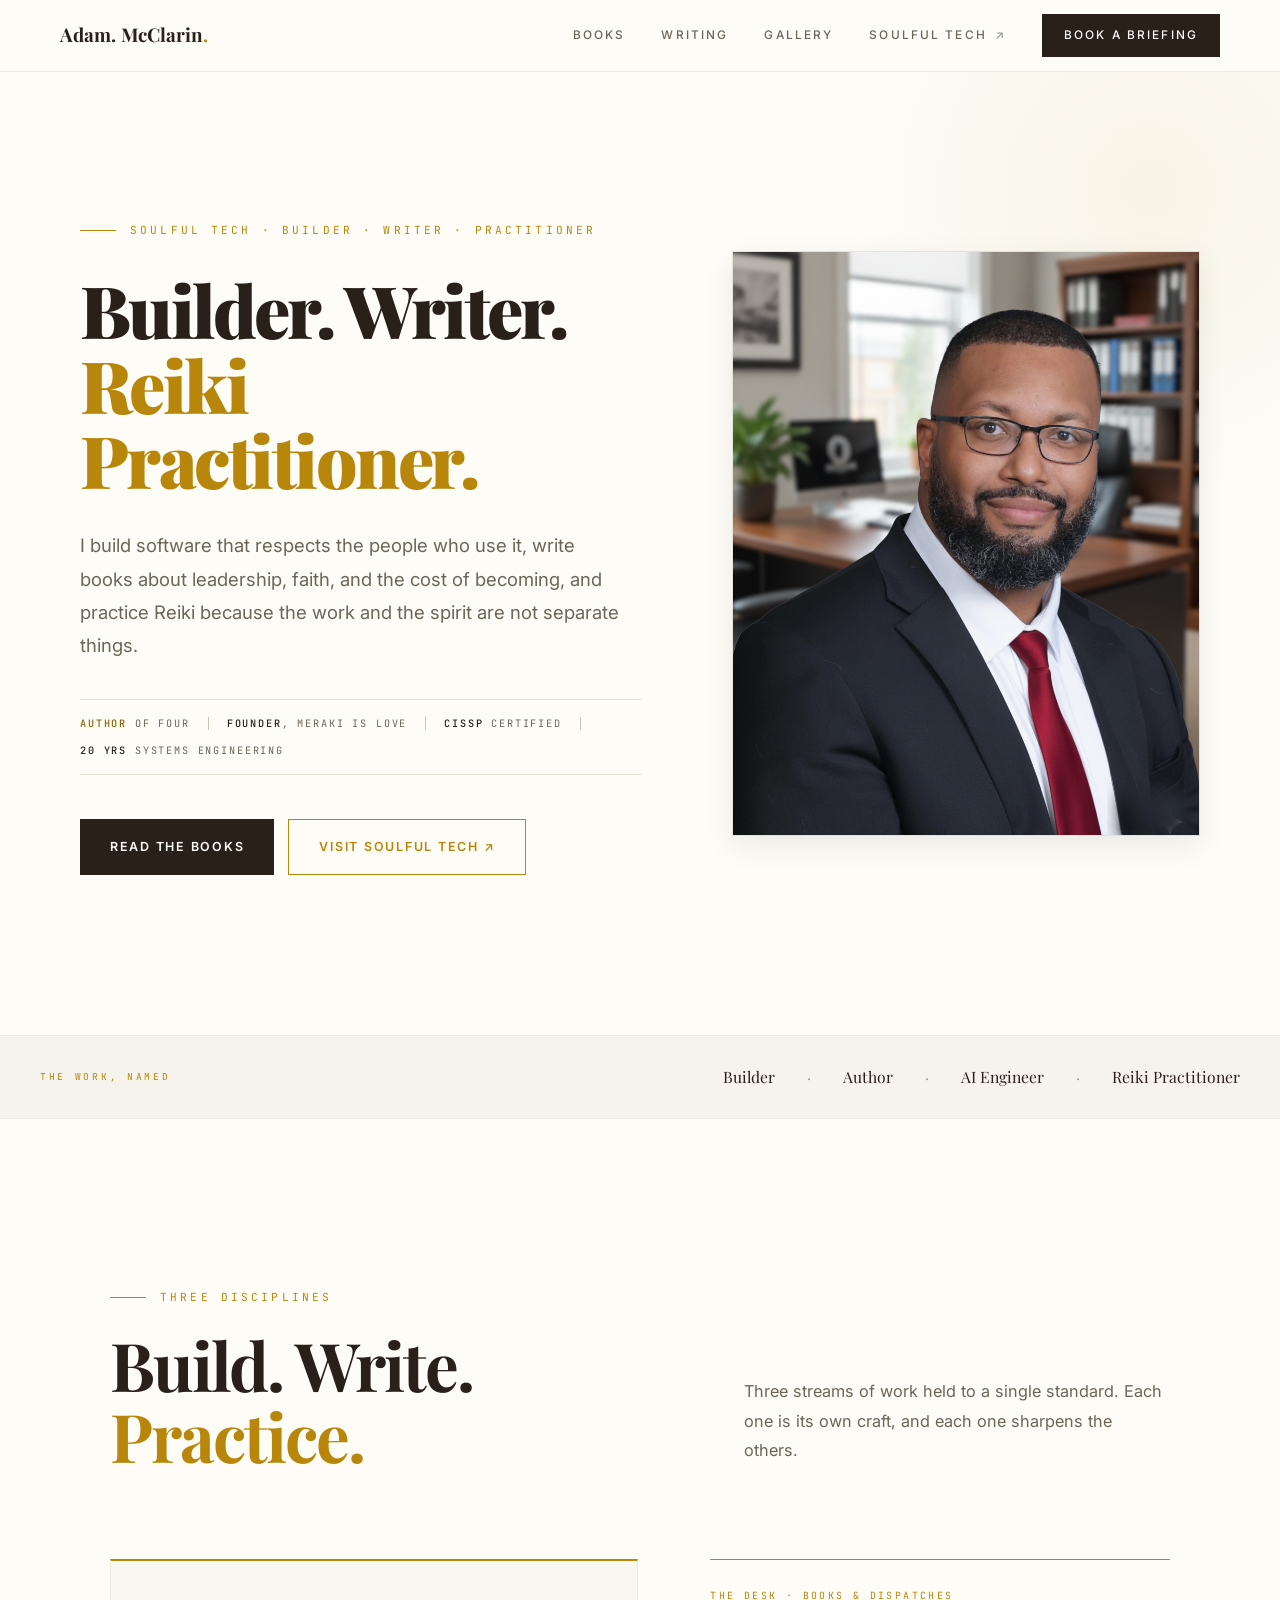
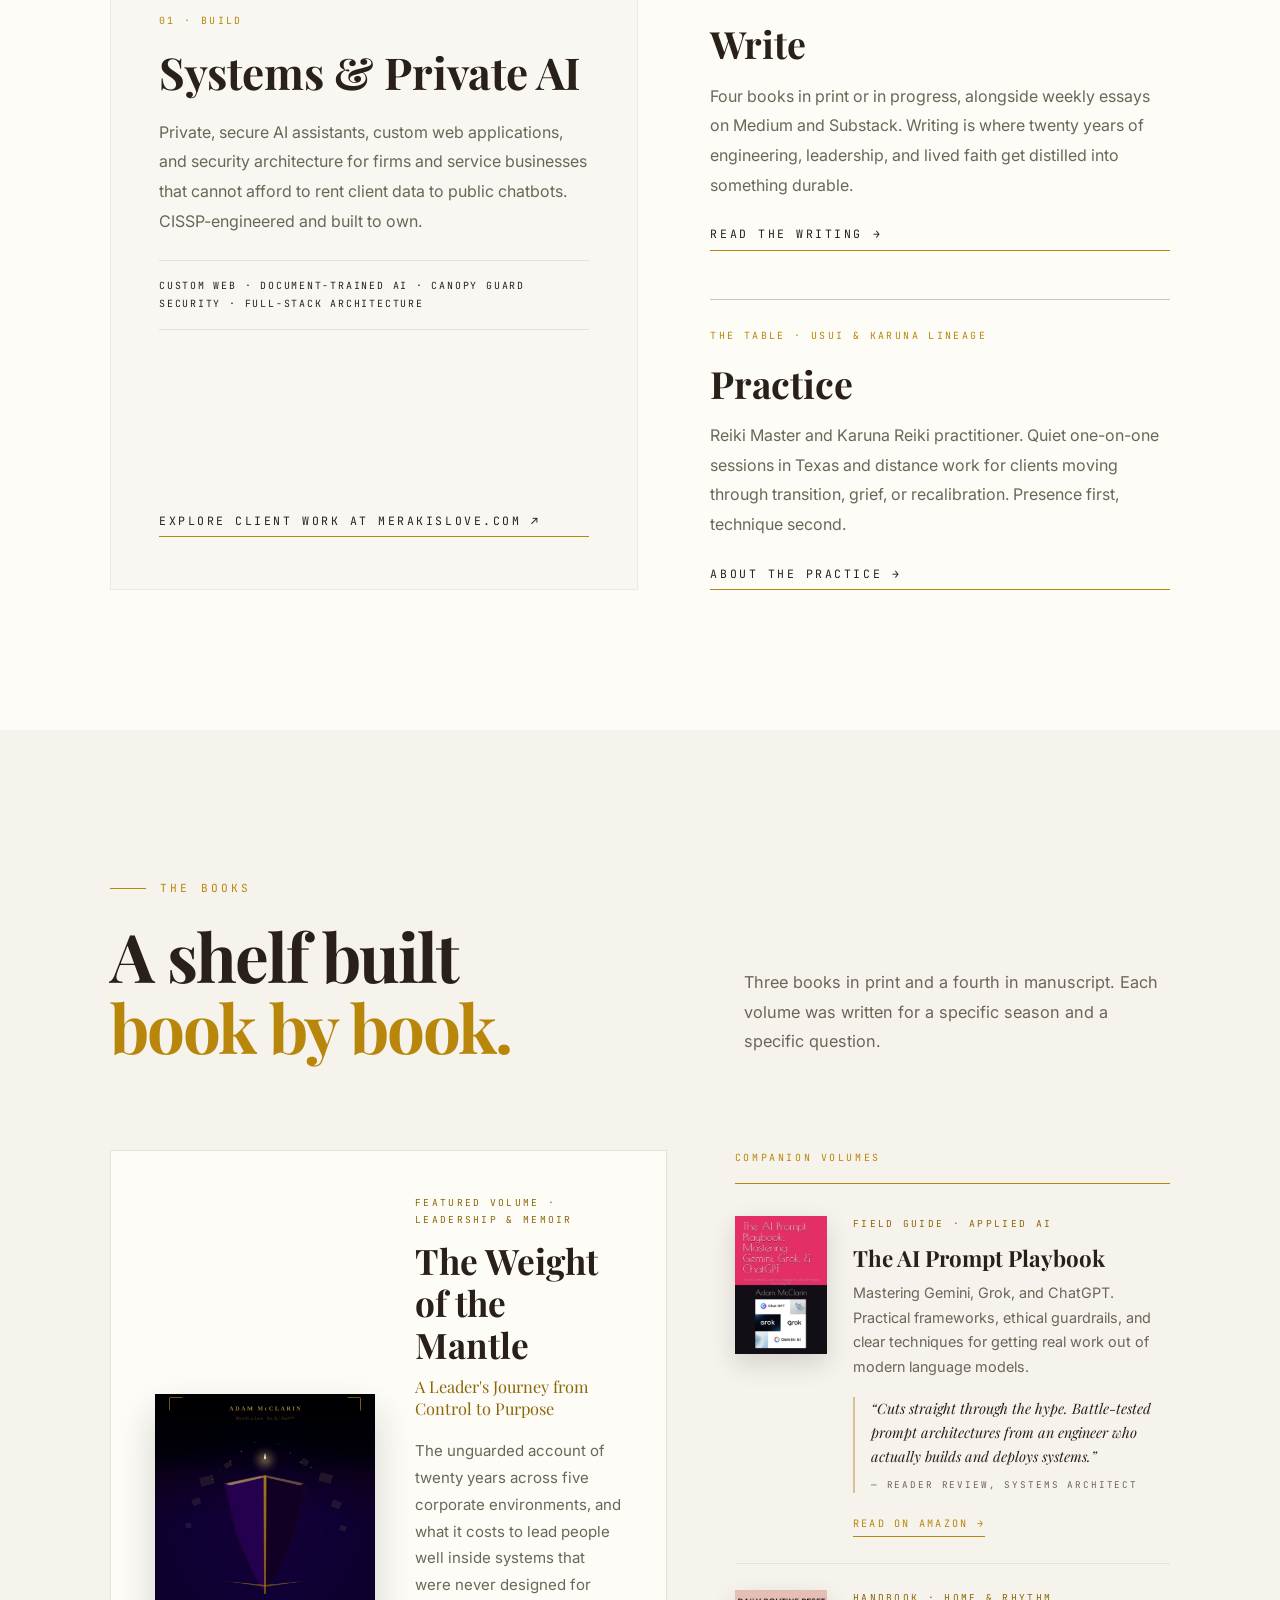
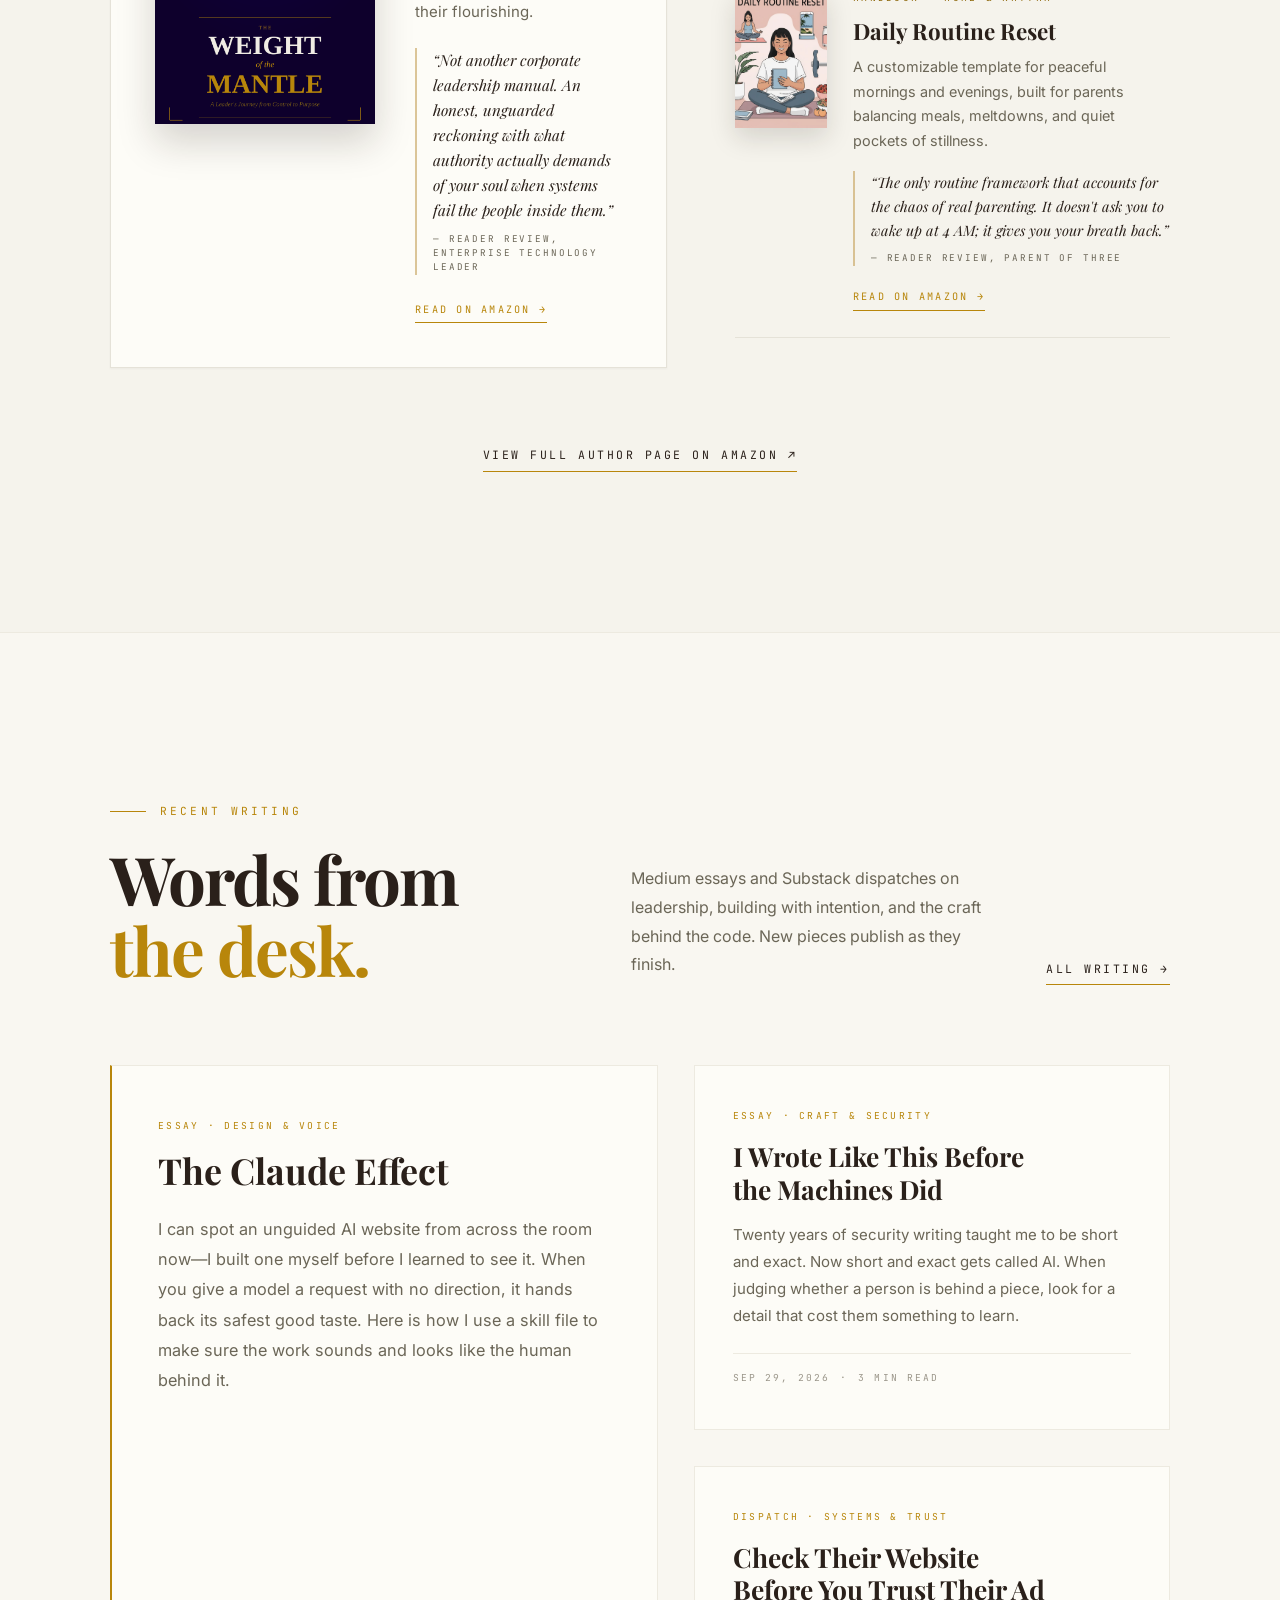
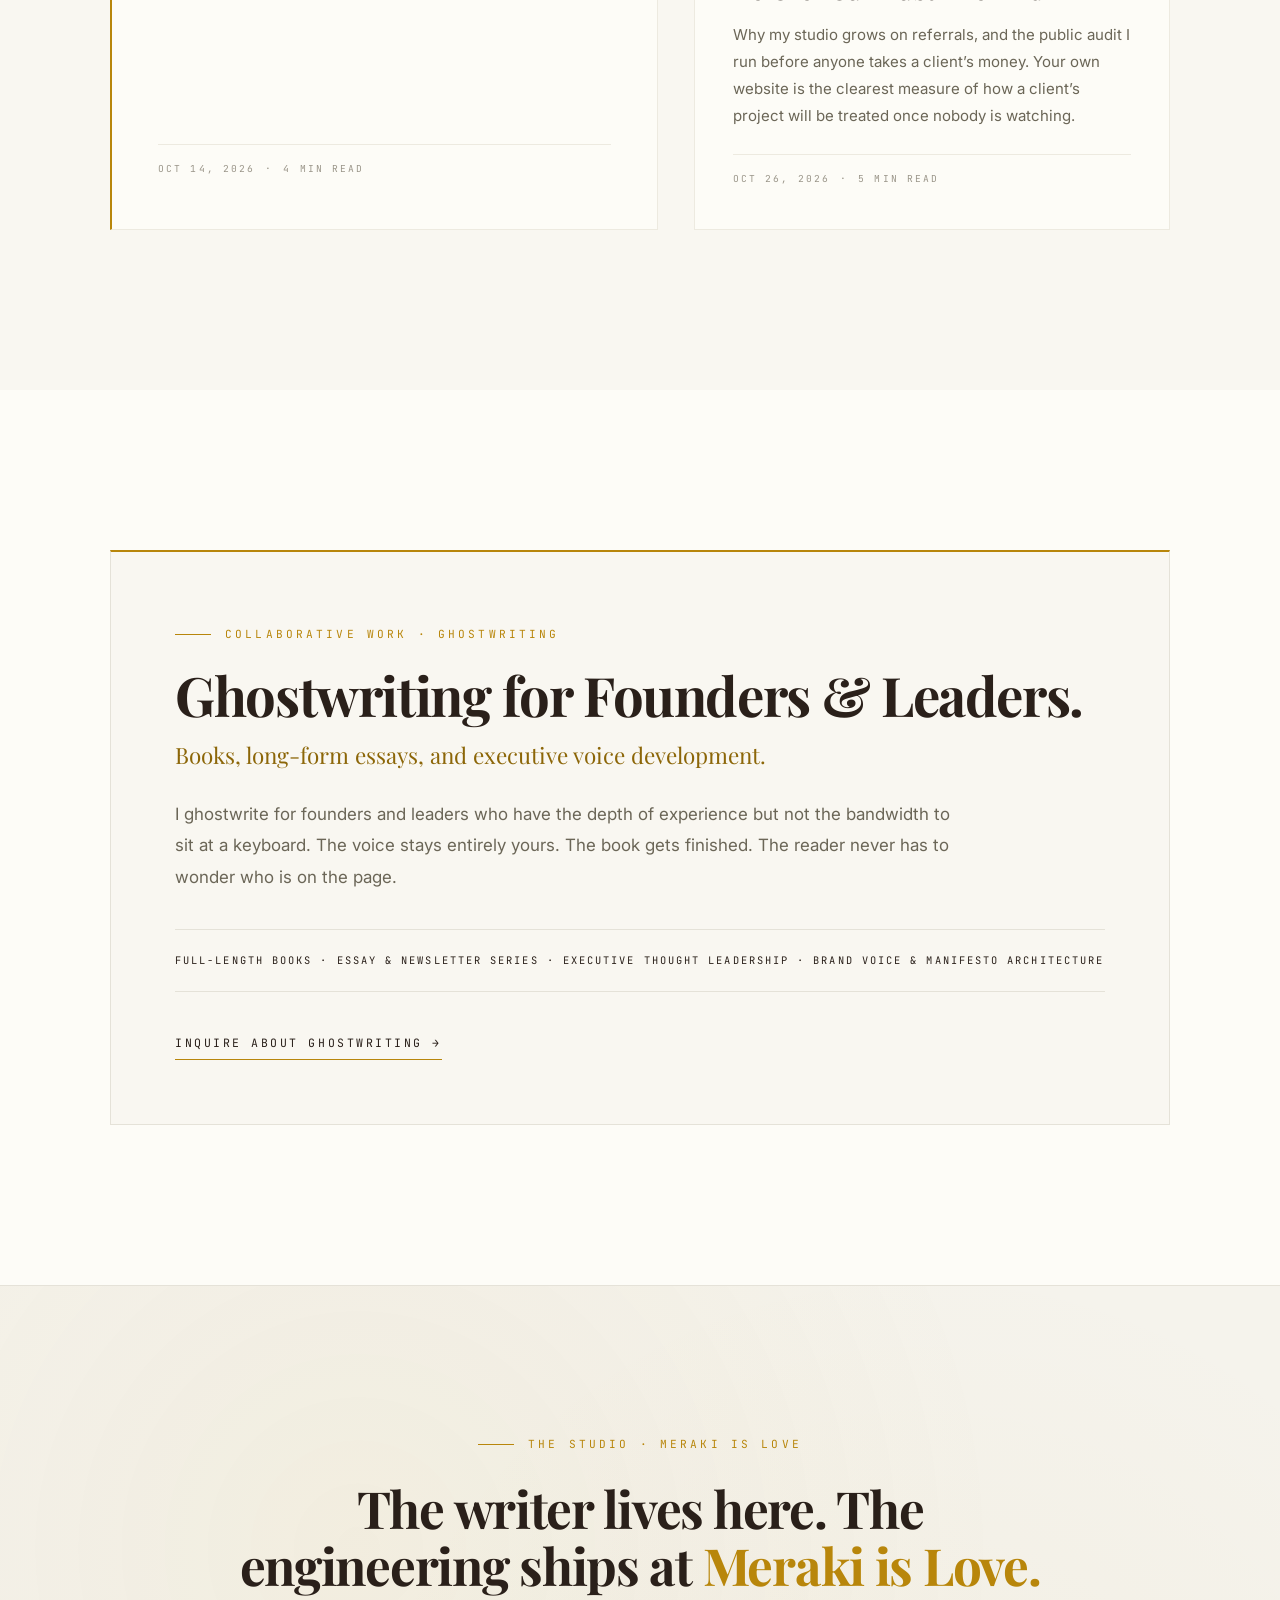
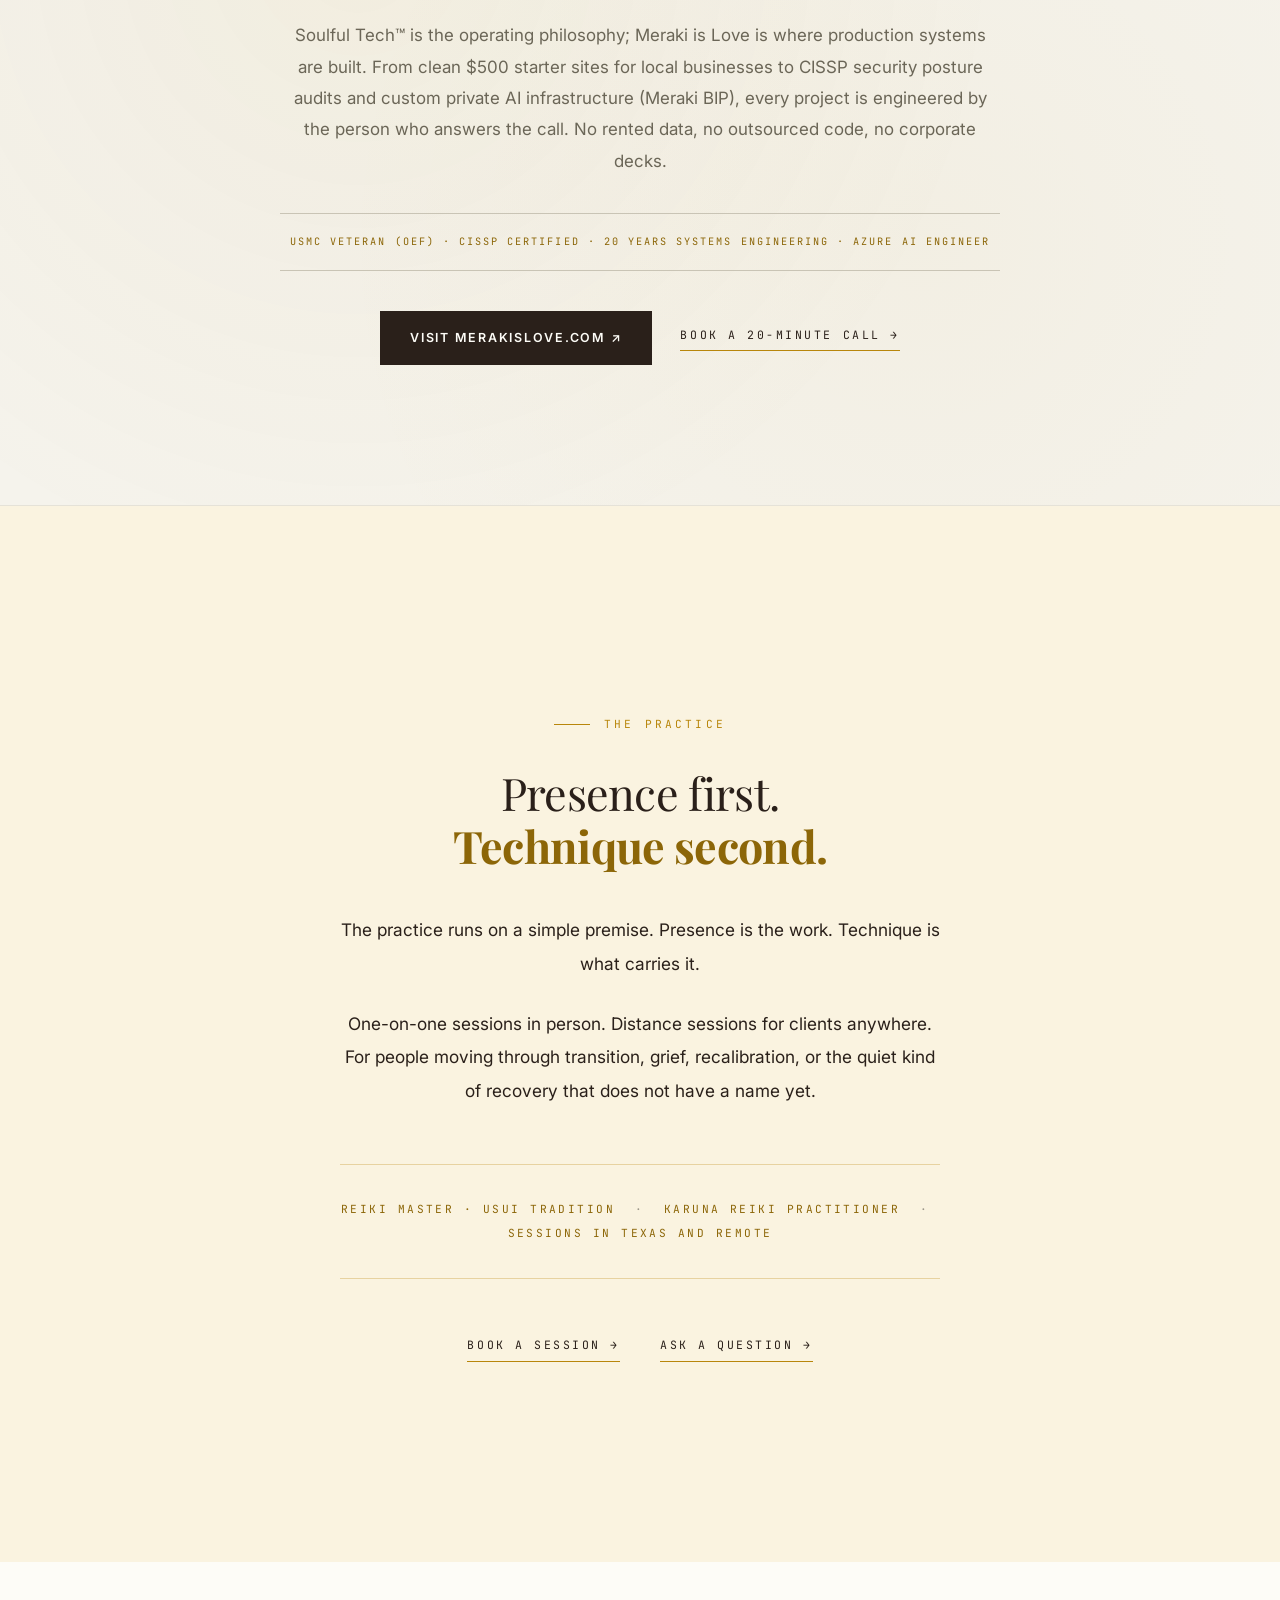
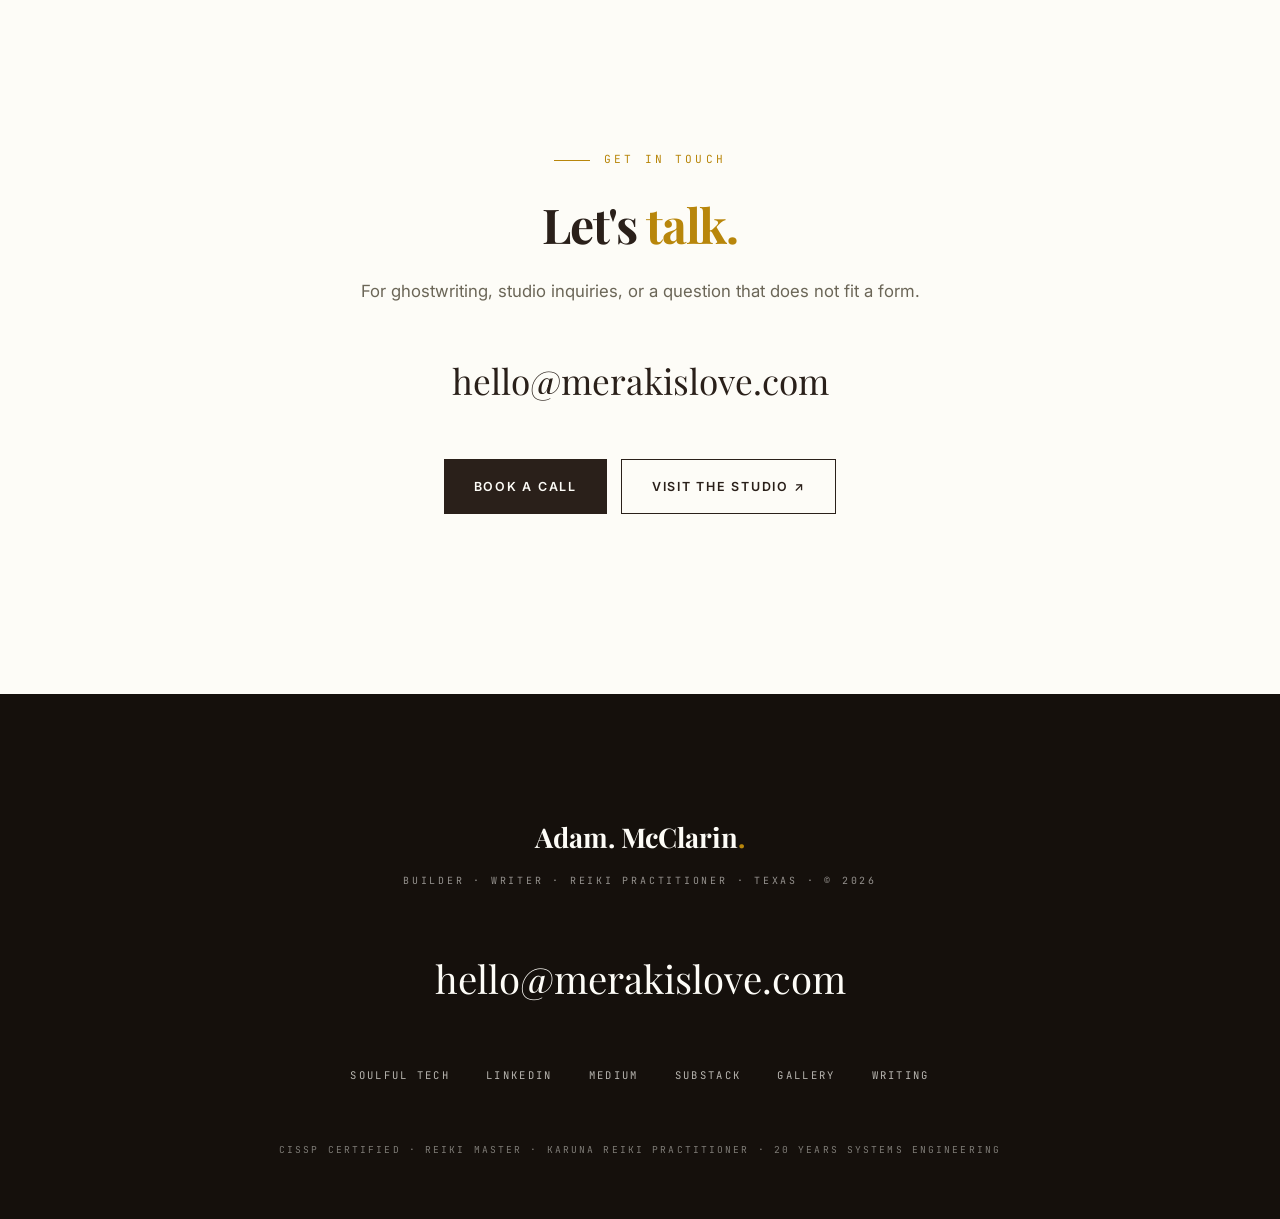
<file: index.html>
<!DOCTYPE html>
<html lang="en">
<head>
<meta charset="UTF-8">
<meta name="viewport" content="width=device-width, initial-scale=1.0">
<title>Adam McClarin | Builder. Writer. Reiki Practitioner.</title>
<meta name="description" content="Adam McClarin. Builder, writer, and Reiki practitioner. Author of four books. Founder of Meraki is Love. CISSP-certified, with twenty years of systems engineering.">
<meta name="keywords" content="Adam McClarin, soulful tech, Meraki is Love, Reiki, Karuna Reiki, ghostwriter, CISSP, author, The Weight of the Mantle, AI Prompt Playbook, Daily Routine Reset">
<meta property="og:title" content="Adam McClarin | Builder. Writer. Reiki Practitioner.">
<meta property="og:description" content="The personal site of Adam McClarin. Four books, a private Reiki practice, and a studio for client work at Soulful Tech.">
<meta property="og:url" content="https://adammcclarin.com">
<meta property="og:type" content="website">
<meta name="twitter:card" content="summary_large_image">
<meta name="twitter:title" content="Adam McClarin | Builder. Writer. Reiki Practitioner.">
<meta name="twitter:description" content="Builder, writer, and Reiki practitioner. The studio for client work lives at Soulful Tech.">

<link rel="preconnect" href="https://fonts.googleapis.com">
<link rel="preconnect" href="https://fonts.gstatic.com" crossorigin>
<link href="https://fonts.googleapis.com/css2?family=Playfair+Display:ital,wght@0,400;0,700;0,900;1,400&family=Inter:wght@300;400;500;600;700;800&family=JetBrains+Mono:wght@400;500&display=swap" rel="stylesheet">

<link rel="stylesheet" href="/assets/styles.css">

<script type="application/ld+json">
{
  "@context": "https://schema.org",
  "@type": "Person",
  "name": "Adam McClarin",
  "jobTitle": "Builder, Writer, Reiki Practitioner",
  "description": "Builder, writer, and Reiki practitioner. Author of four books. Founder of Meraki is Love. CISSP-certified with twenty years of systems engineering.",
  "worksFor": {"@type": "Organization", "name": "Meraki is Love", "url": "https://merakislove.com"},
  "url": "https://adammcclarin.com",
  "sameAs": [
    "https://merakislove.com",
    "https://www.linkedin.com/in/adammcclarin/",
    "https://medium.com/@adammcclarin",
    "https://adammcclarin1.substack.com"
  ],
  "address": {"@type": "PostalAddress", "addressLocality": "Friendswood", "addressRegion": "TX", "addressCountry": "US"},
  "knowsAbout": ["Soulful Tech", "Reiki", "Karuna Reiki", "AI Engineering", "Cybersecurity", "CISSP", "Writing", "Ghostwriting", "Houston"]
}
</script>

<style>
/* ── HERO ── */
.hero {
  padding-top: calc(var(--nav-h) + 140px);
  padding-bottom: 160px;
  background: var(--cream);
  position: relative;
  overflow: hidden;
}
.hero::before {
  content: '';
  position: absolute;
  top: -120px; right: -180px;
  width: 620px; height: 620px;
  background: radial-gradient(circle, rgba(184,134,11,0.07) 0%, transparent 70%);
  pointer-events: none;
}
.hero-inner {
  max-width: 1200px;
  margin: 0 auto;
  padding: 0 40px;
  display: grid;
  grid-template-columns: 1.2fr 1fr;
  gap: 90px;
  align-items: center;
  position: relative;
  z-index: 1;
}
.hero-content { max-width: 620px; }
.hero h1 {
  font-family: 'Playfair Display', serif;
  font-size: clamp(2.15rem, 5.2vw + 0.35rem, 5.2rem);
  font-weight: 900;
  line-height: 1.04;
  letter-spacing: -0.035em;
  color: var(--ink-warm);
  margin: 32px 0 32px;
  font-style: normal;
  text-wrap: balance;
}
.hero h1 em {
  color: var(--gold);
  font-style: normal;
  font-weight: 900;
  display: inline-block;
}
.hero-sub {
  font-size: 1.16rem;
  line-height: 1.8;
  color: var(--muted);
  margin-bottom: 36px;
  max-width: 540px;
  font-weight: 400;
}
.hero-badges {
  display: flex;
  flex-wrap: wrap;
  align-items: center;
  gap: 12px 18px;
  margin-bottom: 44px;
  padding: 16px 0;
  border-top: 1px solid var(--border);
  border-bottom: 1px solid var(--border);
}
.hero-cred {
  font-family: 'JetBrains Mono', monospace;
  font-size: 0.64rem;
  letter-spacing: 0.18em;
  text-transform: uppercase;
  color: var(--muted);
  line-height: 1.5;
}
.hero-cred strong {
  color: var(--ink-warm);
  font-weight: 500;
}
.hero-cred.accent strong {
  color: var(--gold-warm);
}
.hero-cred-sep {
  width: 1px;
  height: 13px;
  background: var(--border-strong);
  display: inline-block;
  flex-shrink: 0;
}
.hero-btns {
  display: flex;
  flex-wrap: wrap;
  gap: 14px;
}
.hero-portrait {
  position: relative;
  aspect-ratio: 4 / 5;
  overflow: hidden;
  background: var(--cream-2);
  border: 1px solid var(--border);
  box-shadow: var(--shadow-md);
}
.hero-portrait img {
  width: 100%;
  height: 100%;
  object-fit: cover;
  object-position: top center;
}

/* ── COLOPHON (was identity strip, now a quiet name line) ── */
.colophon {
  background: var(--cream-2);
  padding: 28px 40px;
  border-top: 1px solid var(--border-soft);
  border-bottom: 1px solid var(--border-soft);
}
.colophon-inner {
  max-width: 1200px;
  margin: 0 auto;
  display: flex;
  align-items: center;
  justify-content: space-between;
  gap: 24px;
  flex-wrap: wrap;
}
.colophon-label {
  font-family: 'JetBrains Mono', monospace;
  font-size: 0.6rem;
  letter-spacing: 0.28em;
  text-transform: uppercase;
  color: var(--gold);
}
.colophon-items {
  display: flex;
  align-items: center;
  gap: 32px;
  flex-wrap: wrap;
}
.colophon-item {
  font-family: 'Playfair Display', serif;
  font-weight: 400;
  font-size: 0.98rem;
  color: var(--ink-warm);
  font-style: normal;
}
.colophon-item:not(:last-child)::after {
  content: '·';
  margin-left: 32px;
  color: var(--muted-soft);
}

/* ── PILLARS (asymmetric editorial spread) ── */
.pillars {
  padding: 160px 0 140px;
  background: var(--cream);
}
.pillars-header {
  max-width: 1140px;
  margin: 0 auto 88px;
  padding: 0 40px;
  display: grid;
  grid-template-columns: 1.3fr 1fr;
  gap: 80px;
  align-items: end;
}
.pillars-header .eyebrow { margin-bottom: 22px; }
.pillars-header h2 { margin-bottom: 0; }
.pillars-header-right p {
  font-size: 1.02rem;
  color: var(--muted);
  line-height: 1.8;
  padding-bottom: 6px;
}
.pillars-grid {
  max-width: 1140px;
  margin: 0 auto;
  padding: 0 40px;
  display: grid;
  grid-template-columns: 1.15fr 1fr;
  gap: 72px;
  align-items: stretch;
}
.pillar {
  padding: 0;
  display: flex;
  flex-direction: column;
}
.pillar.pillar-lead {
  background: var(--paper);
  border: 1px solid var(--border-soft);
  border-top: 2px solid var(--gold);
  padding: 52px 48px;
  justify-content: space-between;
}
.pillar-companion {
  display: flex;
  flex-direction: column;
  justify-content: space-between;
  gap: 48px;
}
.pillar-companion .pillar {
  padding-top: 28px;
  border-top: 1px solid var(--border-strong);
}
.pillar-companion .pillar:first-child {
  border-top-color: var(--gold);
}
.pillar-rubric {
  font-family: 'JetBrains Mono', monospace;
  font-size: 0.62rem;
  letter-spacing: 0.24em;
  text-transform: uppercase;
  color: var(--gold);
  display: block;
  margin-bottom: 18px;
}
.pillar-name {
  font-family: 'Playfair Display', serif;
  font-size: clamp(1.85rem, 3.2vw, 2.35rem);
  font-weight: 700;
  color: var(--ink-warm);
  line-height: 1.08;
  margin-bottom: 18px;
  font-style: normal;
}
.pillar.pillar-lead .pillar-name {
  font-size: clamp(2.1rem, 3.6vw, 2.75rem);
  margin-bottom: 22px;
}
.pillar-body {
  font-size: 1rem;
  line-height: 1.85;
  color: var(--muted);
  margin-bottom: 24px;
}
.pillar-notes {
  font-family: 'JetBrains Mono', monospace;
  font-size: 0.62rem;
  letter-spacing: 0.18em;
  text-transform: uppercase;
  color: var(--ink-warm);
  padding: 16px 0;
  margin-bottom: 28px;
  border-top: 1px solid var(--border);
  border-bottom: 1px solid var(--border);
  line-height: 1.8;
}

/* ── BOOKS (feature + curated companion list) ── */
.books-section {
  padding: 140px 0 160px;
  background: var(--cream-2);
}
.books-header {
  max-width: 1140px;
  margin: 0 auto 88px;
  padding: 0 40px;
  display: grid;
  grid-template-columns: 1.3fr 1fr;
  gap: 80px;
  align-items: end;
}
.books-header .eyebrow { margin-bottom: 22px; }
.books-header h2 { margin-bottom: 0; }
.books-header-right p {
  font-size: 1.02rem;
  line-height: 1.8;
  color: var(--muted);
  padding-bottom: 6px;
}
.books-grid {
  max-width: 1140px;
  margin: 0 auto;
  padding: 0 40px;
  display: grid;
  grid-template-columns: 1.28fr 1fr;
  gap: 68px;
  align-items: start;
}
.book {
  text-decoration: none;
  color: inherit;
  transition: transform 0.35s ease;
}
.book.featured {
  background: var(--cream);
  border: 1px solid var(--border);
  padding: 44px;
  display: grid;
  grid-template-columns: 220px 1fr;
  gap: 40px;
  align-items: center;
  box-shadow: var(--shadow-sm);
}
.book.featured:hover {
  transform: translateY(-4px);
  box-shadow: var(--shadow-md);
  border-color: var(--gold);
}
.book-cover {
  aspect-ratio: 2 / 3;
  background: var(--cream-2);
  overflow: hidden;
  position: relative;
  box-shadow: var(--shadow-book);
  transition: box-shadow 0.35s ease;
}
.book:hover .book-cover {
  box-shadow: 0 26px 52px rgba(31,24,18,0.26);
}
.book-cover img {
  width: 100%;
  height: 100%;
  object-fit: cover;
}
.book-dossier {
  display: flex;
  flex-direction: column;
}
.book-rubric {
  font-family: 'JetBrains Mono', monospace;
  font-size: 0.6rem;
  letter-spacing: 0.24em;
  text-transform: uppercase;
  color: var(--gold-warm);
  margin-bottom: 12px;
}
.book-title {
  font-family: 'Playfair Display', serif;
  font-size: 1.4rem;
  font-weight: 700;
  color: var(--ink-warm);
  line-height: 1.2;
  margin-bottom: 10px;
  font-style: normal;
}
.book.featured .book-title {
  font-size: clamp(1.75rem, 2.8vw, 2.2rem);
  margin-bottom: 8px;
}
.book-subtitle {
  font-family: 'Playfair Display', serif;
  font-size: 1.02rem;
  color: var(--gold-warm);
  margin-bottom: 18px;
  line-height: 1.4;
}
.book-desc {
  font-size: 0.94rem;
  color: var(--muted);
  line-height: 1.78;
  margin-bottom: 0;
}
.book-review {
  border-left: 2px solid rgba(197, 160, 89, 0.6);
  padding-left: 16px;
  margin: 22px 0 26px;
}
.book-review p {
  font-family: 'Playfair Display', serif;
  font-style: italic;
  font-size: 0.95rem;
  color: var(--ink-warm);
  line-height: 1.65;
  margin-bottom: 10px;
}
.book-review cite {
  display: block;
  font-family: 'JetBrains Mono', monospace;
  font-style: normal;
  font-size: 0.58rem;
  letter-spacing: 0.2em;
  text-transform: uppercase;
  color: var(--muted);
  line-height: 1.5;
}
.book-link {
  font-family: 'JetBrains Mono', monospace;
  font-size: 0.64rem;
  letter-spacing: 0.22em;
  text-transform: uppercase;
  color: var(--gold);
  border-bottom: 1px solid var(--gold);
  padding-bottom: 4px;
  align-self: flex-start;
  transition: color 0.2s, border-color 0.2s;
}
.book:hover .book-link { color: var(--gold-warm); border-color: var(--gold-warm); }

.books-companion {
  display: flex;
  flex-direction: column;
}
.books-companion-label {
  font-family: 'JetBrains Mono', monospace;
  font-size: 0.62rem;
  letter-spacing: 0.26em;
  text-transform: uppercase;
  color: var(--gold);
  padding-bottom: 16px;
  border-bottom: 1px solid var(--gold);
  margin-bottom: 28px;
}
.book.companion-item {
  display: grid;
  grid-template-columns: 92px 1fr;
  gap: 26px;
  align-items: start;
  padding: 26px 0;
  border-bottom: 1px solid var(--border);
}
.book.companion-item:first-of-type {
  padding-top: 4px;
}
.book.companion-item:hover {
  transform: translateX(4px);
}
.book.companion-item .book-cover {
  margin-bottom: 0;
  box-shadow: 0 10px 24px rgba(31,24,18,0.15);
}
.book.companion-item .book-desc {
  font-size: 0.9rem;
  line-height: 1.7;
  margin-bottom: 0;
}
.book.companion-item .book-review {
  margin: 18px 0 22px;
}
.book.companion-item .book-review p {
  font-size: 0.9rem;
}

.books-footer {
  max-width: 1140px;
  margin: 72px auto 0;
  padding: 0 40px;
  text-align: center;
}

/* ── WRITING (reading room, 3-essay editorial spread) ── */
.writing {
  padding: 160px 0;
  background: var(--paper);
  border-top: 1px solid var(--border-soft);
}
.writing-header {
  max-width: 1140px;
  margin: 0 auto 80px;
  padding: 0 40px;
  display: grid;
  grid-template-columns: 1.3fr 1fr auto;
  gap: 60px;
  align-items: end;
}
.writing-header .eyebrow { margin-bottom: 22px; }
.writing-header h2 { margin-bottom: 0; }
.writing-header-right p {
  font-size: 1rem;
  line-height: 1.8;
  color: var(--muted);
  padding-bottom: 6px;
}
.writing-grid {
  max-width: 1140px;
  margin: 0 auto;
  padding: 0 40px;
  display: grid;
  grid-template-columns: 1.15fr 1fr;
  gap: 36px;
  align-items: stretch;
}
.medium-card {
  background: var(--cream);
  padding: 42px 38px;
  border: 1px solid var(--border-soft);
  display: flex;
  flex-direction: column;
  text-decoration: none;
  color: inherit;
  transition: border-color 0.3s, transform 0.3s, box-shadow 0.3s;
}
.writing-grid .medium-card:first-child {
  grid-row: span 2;
  padding: 52px 46px;
  border-left: 2px solid var(--gold);
  justify-content: space-between;
}
.medium-card:hover {
  border-color: var(--gold);
  transform: translateY(-3px);
  box-shadow: var(--shadow-md);
}
.medium-card-label {
  font-family: 'JetBrains Mono', monospace;
  font-size: 0.6rem;
  letter-spacing: 0.24em;
  text-transform: uppercase;
  color: var(--gold);
  margin-bottom: 16px;
}
.medium-card-title {
  font-family: 'Playfair Display', serif;
  font-size: clamp(1.4rem, 2.2vw, 1.65rem);
  font-weight: 700;
  color: var(--ink-warm);
  line-height: 1.22;
  margin-bottom: 16px;
  font-style: normal;
  text-wrap: balance;
}
.writing-grid .medium-card:first-child .medium-card-title {
  font-size: clamp(1.75rem, 2.8vw, 2.25rem);
  line-height: 1.16;
  margin-bottom: 22px;
}
.medium-card-desc {
  font-size: 0.94rem;
  line-height: 1.8;
  color: var(--muted);
  margin-bottom: 24px;
  flex-grow: 1;
}
.writing-grid .medium-card:first-child .medium-card-desc {
  font-size: 1.02rem;
  line-height: 1.85;
}
.medium-card-meta {
  font-family: 'JetBrains Mono', monospace;
  font-size: 0.6rem;
  letter-spacing: 0.22em;
  text-transform: uppercase;
  color: var(--muted-soft);
  padding-top: 16px;
  border-top: 1px solid var(--border-soft);
}
.medium-card-meta span:not(:last-child)::after {
  content: '·';
  margin: 0 10px;
  color: var(--muted-soft);
}
.writing-footer {
  max-width: 1140px;
  margin: 60px auto 0;
  padding: 0 40px;
  text-align: center;
}

/* ── COLLABORATIVE WORK (Ghostwriting full-width editorial feature) ── */
.services {
  padding: 160px 0;
  background: var(--cream);
}
.services-feature {
  max-width: 1140px;
  margin: 0 auto;
  padding: 0 40px;
}
.services-feature-card {
  background: var(--paper);
  border: 1px solid var(--border);
  border-top: 2px solid var(--gold);
  padding: 64px 64px;
}
.services-feature-card .eyebrow {
  margin-bottom: 22px;
}
.services-headline {
  font-family: 'Playfair Display', serif;
  font-size: clamp(2rem, 4.4vw, 3.4rem);
  font-weight: 700;
  color: var(--ink-warm);
  line-height: 1.08;
  letter-spacing: -0.025em;
  margin-bottom: 14px;
  font-style: normal;
  text-wrap: balance;
}
.services-subhead {
  font-family: 'Playfair Display', serif;
  font-size: clamp(1.15rem, 2vw, 1.4rem);
  font-weight: 400;
  color: var(--gold-warm);
  line-height: 1.45;
  margin-bottom: 28px;
}
.services-prose {
  font-size: 1.06rem;
  line-height: 1.85;
  color: var(--muted);
  max-width: 780px;
  margin-bottom: 36px;
}
.services-capabilities {
  font-family: 'JetBrains Mono', monospace;
  font-size: 0.65rem;
  letter-spacing: 0.2em;
  text-transform: uppercase;
  color: var(--ink-warm);
  padding: 20px 0;
  margin-bottom: 36px;
  border-top: 1px solid var(--border);
  border-bottom: 1px solid var(--border);
  line-height: 2;
}

/* ── THE STUDIO (Meraki is Love connector band, warm cream editorial) ── */
.meraki-band {
  background: var(--cream-2);
  padding: 140px 40px;
  text-align: center;
  position: relative;
  overflow: hidden;
  border-top: 1px solid var(--border);
  border-bottom: 1px solid var(--border);
}
.meraki-band::before {
  content: '';
  position: absolute;
  inset: 0;
  background:
    radial-gradient(circle at 28% 32%, rgba(184,134,11,0.06) 0%, transparent 60%),
    radial-gradient(circle at 72% 68%, rgba(184,134,11,0.04) 0%, transparent 55%);
  pointer-events: none;
}
.meraki-band-inner {
  max-width: 820px;
  margin: 0 auto;
  position: relative;
  z-index: 1;
}
.meraki-band .eyebrow { color: var(--gold); margin-bottom: 26px; }
.meraki-band h2 {
  font-family: 'Playfair Display', serif;
  font-size: clamp(1.95rem, 4.5vw, 3.2rem);
  font-weight: 700;
  color: var(--ink-warm);
  line-height: 1.12;
  letter-spacing: -0.025em;
  margin-bottom: 26px;
  font-style: normal;
  text-wrap: balance;
}
.meraki-band h2 em { color: var(--gold); font-style: normal; font-weight: 700; }
.meraki-band p {
  font-size: 1.06rem;
  color: var(--muted);
  line-height: 1.85;
  margin-bottom: 36px;
  max-width: 700px;
  margin-left: auto;
  margin-right: auto;
}
.meraki-creds {
  font-family: 'JetBrains Mono', monospace;
  font-size: 0.64rem;
  letter-spacing: 0.2em;
  text-transform: uppercase;
  color: var(--gold-warm);
  padding: 18px 0;
  margin: 0 auto 40px;
  max-width: 720px;
  border-top: 1px solid var(--border-strong);
  border-bottom: 1px solid var(--border-strong);
  line-height: 2;
}
.meraki-actions {
  display: flex;
  align-items: center;
  justify-content: center;
  gap: 28px;
  flex-wrap: wrap;
}

/* ── PRACTICE (the quietest section) ── */
.practice {
  padding: 200px 0;
  background: var(--gold-soft);
  text-align: center;
}
.practice-inner {
  max-width: 680px;
  margin: 0 auto;
  padding: 0 40px;
}
.practice .eyebrow { margin-bottom: 32px; }
.practice-title {
  font-family: 'Playfair Display', serif;
  font-size: clamp(1.85rem, 4.2vw, 2.8rem);
  font-weight: 400;
  color: var(--ink-warm);
  line-height: 1.2;
  letter-spacing: -0.015em;
  margin-bottom: 40px;
  font-style: normal;
  text-wrap: balance;
}
.practice-title em { color: var(--gold-warm); font-style: normal; font-weight: 700; }
.practice-prose {
  font-size: 1.08rem;
  line-height: 1.95;
  color: var(--ink-warm);
  margin-bottom: 26px;
}
.practice-creds {
  margin: 56px auto 56px;
  padding: 32px 0;
  border-top: 1px solid rgba(184,134,11,0.3);
  border-bottom: 1px solid rgba(184,134,11,0.3);
  font-family: 'JetBrains Mono', monospace;
  font-size: 0.7rem;
  letter-spacing: 0.22em;
  text-transform: uppercase;
  color: var(--gold-warm);
  line-height: 2.2;
}
.practice-cred-sep { color: var(--muted-soft); margin: 0 10px; }
.practice-actions {
  display: flex;
  gap: 40px;
  justify-content: center;
  flex-wrap: wrap;
}

/* ── CONTACT ── */
.contact {
  padding: 180px 0;
  background: var(--cream);
  text-align: center;
}
.contact-inner {
  max-width: 680px;
  margin: 0 auto;
  padding: 0 40px;
}
.contact .eyebrow { margin-bottom: 28px; }
.contact h2 {
  font-family: 'Playfair Display', serif;
  font-size: clamp(1.9rem, 4.5vw, 3rem);
  font-weight: 700;
  color: var(--ink-warm);
  line-height: 1.1;
  letter-spacing: -0.025em;
  margin-bottom: 26px;
  font-style: normal;
  text-wrap: balance;
}
.contact h2 em { color: var(--gold); font-style: normal; font-weight: 700; }
.contact p {
  font-size: 1.05rem;
  color: var(--muted);
  line-height: 1.85;
  margin-bottom: 44px;
}
.contact-email {
  font-family: 'Playfair Display', serif;
  font-size: clamp(1.25rem, 3.8vw, 2.2rem);
  font-weight: 400;
  color: var(--ink-warm);
  text-decoration: none;
  display: block;
  margin-bottom: 48px;
  transition: color 0.2s;
  font-style: normal;
  overflow-wrap: anywhere;
}
.contact-email:hover { color: var(--gold); }
.contact-btns {
  display: flex;
  justify-content: center;
  gap: 14px;
  flex-wrap: wrap;
}

/* ── HOME RESPONSIVE ── */
@media (max-width: 1100px) {
  .hero-inner { grid-template-columns: 1fr; gap: 60px; }
  .hero-portrait { max-width: 460px; margin: 0 auto; width: 100%; }
  .pillars-header,
  .books-header,
  .writing-header { grid-template-columns: 1fr; gap: 32px; }
  .pillars-grid,
  .books-grid { grid-template-columns: 1fr; gap: 56px; }
  .writing-grid { grid-template-columns: 1fr; }
  .writing-grid .medium-card:first-child { grid-row: auto; }
}
@media (max-width: 720px) {
  .hero { padding-top: calc(var(--nav-h) + 68px); padding-bottom: 92px; }
  .hero-inner { padding: 0 24px; gap: 44px; }
  .hero h1 {
    font-size: clamp(2.05rem, 8vw, 2.75rem);
    line-height: 1.08;
    letter-spacing: -0.03em;
    margin: 24px 0 24px;
  }
  .hero-sub { font-size: 1.05rem; margin-bottom: 32px; }
  .hero-badges { gap: 10px 14px; padding: 14px 0; margin-bottom: 36px; }
  .colophon { padding: 22px 24px; }
  .colophon-items { gap: 20px; }
  .colophon-item:not(:last-child)::after { margin-left: 20px; }
  .pillars { padding: 100px 0; }
  .pillars-header,
  .pillars-grid { padding: 0 24px; }
  .pillars-grid { gap: 44px; }
  .pillar.pillar-lead { padding: 36px 28px; }
  .books-section { padding: 100px 0; }
  .books-header,
  .books-grid,
  .books-footer { padding: 0 24px; }
  .books-grid { gap: 48px; }
  .book.featured {
    grid-template-columns: 1fr;
    padding: 32px 26px;
    gap: 28px;
  }
  .book.featured .book-cover {
    max-width: 200px;
  }
  .book.companion-item {
    grid-template-columns: 76px 1fr;
    gap: 20px;
  }
  .writing { padding: 100px 0; }
  .writing-header,
  .writing-grid,
  .writing-footer { padding: 0 24px; }
  .medium-card,
  .writing-grid .medium-card:first-child { padding: 34px 26px; }
  .services { padding: 100px 0; }
  .services-feature { padding: 0 24px; }
  .services-feature-card { padding: 40px 28px; }
  .meraki-band { padding: 100px 24px; }
  .practice { padding: 120px 0; }
  .practice-inner { padding: 0 24px; }
  .practice-creds { font-size: 0.62rem; line-height: 2.4; }
  .contact { padding: 110px 0; }
  .contact-inner { padding: 0 24px; }
}
@media (max-width: 400px) {
  .hero h1 { font-size: clamp(1.85rem, 7.6vw, 2.15rem); }
  .hero-cred-sep { display: none; }
  .hero-badges { flex-direction: column; align-items: flex-start; gap: 8px; }
}

/* Hero entrance animations */
.hero .eyebrow { animation: fadeUp 0.85s cubic-bezier(0.22,1,0.36,1) 0.05s both; }
.hero h1 { animation: fadeUp 0.85s cubic-bezier(0.22,1,0.36,1) 0.15s both; }
.hero-sub { animation: fadeUp 0.85s cubic-bezier(0.22,1,0.36,1) 0.25s both; }
.hero-badges { animation: fadeUp 0.85s cubic-bezier(0.22,1,0.36,1) 0.35s both; }
.hero-btns { animation: fadeUp 0.85s cubic-bezier(0.22,1,0.36,1) 0.45s both; }
.hero-portrait { animation: fadeUp 0.95s cubic-bezier(0.22,1,0.36,1) 0.3s both; }
</style>
</head>
<body>

<!-- NAV -->
<nav class="site-nav">
  <div class="nav-inner">
    <a href="/" class="nav-brand">Adam. McClarin<span>.</span></a>
    <button class="nav-toggle" aria-label="Open menu" aria-expanded="false">☰</button>
    <div class="nav-links">
      <a href="/#books">Books</a>
      <a href="/articles">Writing</a>
      <a href="/gallery">Gallery</a>
      <a href="https://merakislove.com" target="_blank" rel="noopener noreferrer" class="nav-ext">Soulful Tech</a>
      <a href="https://calendly.com/hello-merakislove/new-meeting" target="_blank" rel="noopener noreferrer" class="nav-cta">Book a Briefing</a>
    </div>
  </div>
</nav>

<!-- HERO -->
<section class="hero">
  <div class="hero-inner">
    <div class="hero-content">
      <div class="eyebrow has-rule">Soulful Tech · Builder · Writer · Practitioner</div>
      <h1>Builder. Writer. <em>Reiki Practitioner.</em></h1>
      <p class="hero-sub">I build software that respects the people who use it, write books about leadership, faith, and the cost of becoming, and practice Reiki because the work and the spirit are not separate things.</p>
      <div class="hero-badges" aria-label="Credentials and background">
        <span class="hero-cred accent"><strong>Author</strong> of Four</span>
        <span class="hero-cred-sep" aria-hidden="true"></span>
        <span class="hero-cred"><strong>Founder</strong>, Meraki is Love</span>
        <span class="hero-cred-sep" aria-hidden="true"></span>
        <span class="hero-cred"><strong>CISSP</strong> Certified</span>
        <span class="hero-cred-sep" aria-hidden="true"></span>
        <span class="hero-cred"><strong>20 Yrs</strong> Systems Engineering</span>
      </div>
      <div class="hero-btns">
        <a href="#books" class="btn btn-primary">Read the Books</a>
        <a href="https://merakislove.com" target="_blank" rel="noopener noreferrer" class="btn btn-gold-outline">Visit Soulful Tech ↗</a>
      </div>
    </div>
    <div class="hero-portrait">
      <img src="/images/adam-mcclarin-headshot.png" alt="Adam McClarin">
    </div>
  </div>
</section>

<!-- COLOPHON (quiet name line, replaces the dark identity strip) -->
<section class="colophon">
  <div class="colophon-inner">
    <span class="colophon-label">The Work, Named</span>
    <div class="colophon-items">
      <span class="colophon-item">Builder</span>
      <span class="colophon-item">Author</span>
      <span class="colophon-item">AI Engineer</span>
      <span class="colophon-item">Reiki Practitioner</span>
    </div>
  </div>
</section>

<!-- THREE PILLARS -->
<section class="pillars">
  <div class="pillars-header">
    <div>
      <div class="eyebrow has-rule">Three Disciplines</div>
      <h2 class="section-title">Build. Write. <em>Practice.</em></h2>
    </div>
    <div class="pillars-header-right">
      <p>Three streams of work held to a single standard. Each one is its own craft, and each one sharpens the others.</p>
    </div>
  </div>
  <div class="pillars-grid">
    <div class="pillar pillar-lead">
      <div>
        <span class="pillar-rubric">01 · Build</span>
        <h3 class="pillar-name">Systems &amp; Private AI</h3>
        <p class="pillar-body">Private, secure AI assistants, custom web applications, and security architecture for firms and service businesses that cannot afford to rent client data to public chatbots. CISSP-engineered and built to own.</p>
        <div class="pillar-notes">Custom Web · Document-Trained AI · Canopy Guard Security · Full-Stack Architecture</div>
      </div>
      <a href="https://merakislove.com" target="_blank" rel="noopener noreferrer" class="qlink">Explore Client Work at merakislove.com ↗</a>
    </div>
    <div class="pillar-companion">
      <div class="pillar">
        <span class="pillar-rubric">The Desk · Books &amp; Dispatches</span>
        <h3 class="pillar-name">Write</h3>
        <p class="pillar-body">Four books in print or in progress, alongside weekly essays on Medium and Substack. Writing is where twenty years of engineering, leadership, and lived faith get distilled into something durable.</p>
        <a href="/articles" class="qlink">Read the writing →</a>
      </div>
      <div class="pillar">
        <span class="pillar-rubric">The Table · Usui &amp; Karuna Lineage</span>
        <h3 class="pillar-name">Practice</h3>
        <p class="pillar-body">Reiki Master and Karuna Reiki practitioner. Quiet one-on-one sessions in Texas and distance work for clients moving through transition, grief, or recalibration. Presence first, technique second.</p>
        <a href="#practice" class="qlink">About the practice →</a>
      </div>
    </div>
  </div>
</section>

<!-- BOOKS -->
<section class="books-section" id="books">
  <div class="books-header">
    <div>
      <div class="eyebrow has-rule">The Books</div>
      <h2 class="section-title">A shelf built <em>book by book.</em></h2>
    </div>
    <div class="books-header-right">
      <p>Three books in print and a fourth in manuscript. Each volume was written for a specific season and a specific question.</p>
    </div>
  </div>
  <div class="books-grid">
    <a href="https://www.amazon.com/stores/Adam-Mcclarin/author/B0G2L31YB8" target="_blank" rel="noopener" class="book featured">
      <div class="book-cover">
        <img src="/images/weight-of-the-mantle.png" alt="The Weight of the Mantle by Adam McClarin">
      </div>
      <div class="book-dossier">
        <span class="book-rubric">Featured Volume · Leadership &amp; Memoir</span>
        <h3 class="book-title">The Weight of the Mantle</h3>
        <div class="book-subtitle">A Leader's Journey from Control to Purpose</div>
        <p class="book-desc">The unguarded account of twenty years across five corporate environments, and what it costs to lead people well inside systems that were never designed for their flourishing.</p>
        <blockquote class="book-review">
          <p>“Not another corporate leadership manual. An honest, unguarded reckoning with what authority actually demands of your soul when systems fail the people inside them.”</p>
          <cite>— Reader Review, Enterprise Technology Leader</cite>
        </blockquote>
        <span class="book-link">Read on Amazon →</span>
      </div>
    </a>
    <div class="books-companion">
      <div class="books-companion-label">Companion Volumes</div>
      <a href="https://www.amazon.com/AI-Prompt-Playbook-Mastering-Essential/dp/B0FK35P8TS" target="_blank" rel="noopener" class="book companion-item">
        <div class="book-cover">
          <img src="/images/ai-prompt-playbook.jpg" alt="The AI Prompt Playbook by Adam McClarin">
        </div>
        <div class="book-dossier">
          <span class="book-rubric">Field Guide · Applied AI</span>
          <h3 class="book-title">The AI Prompt Playbook</h3>
          <p class="book-desc">Mastering Gemini, Grok, and ChatGPT. Practical frameworks, ethical guardrails, and clear techniques for getting real work out of modern language models.</p>
          <blockquote class="book-review">
            <p>“Cuts straight through the hype. Battle-tested prompt architectures from an engineer who actually builds and deploys systems.”</p>
            <cite>— Reader Review, Systems Architect</cite>
          </blockquote>
          <span class="book-link">Read on Amazon →</span>
        </div>
      </a>
      <a href="https://www.amazon.com/stores/Adam-Mcclarin/author/B0G2L31YB8" target="_blank" rel="noopener" class="book companion-item">
        <div class="book-cover">
          <img src="/images/daily-routine-reset.jpeg" alt="Daily Routine Reset by Adam McClarin">
        </div>
        <div class="book-dossier">
          <span class="book-rubric">Handbook · Home &amp; Rhythm</span>
          <h3 class="book-title">Daily Routine Reset</h3>
          <p class="book-desc">A customizable template for peaceful mornings and evenings, built for parents balancing meals, meltdowns, and quiet pockets of stillness.</p>
          <blockquote class="book-review">
            <p>“The only routine framework that accounts for the chaos of real parenting. It doesn't ask you to wake up at 4 AM; it gives you your breath back.”</p>
            <cite>— Reader Review, Parent of Three</cite>
          </blockquote>
          <span class="book-link">Read on Amazon →</span>
        </div>
      </a>
    </div>
  </div>
  <div class="books-footer">
    <a href="https://www.amazon.com/stores/Adam-Mcclarin/author/B0G2L31YB8" target="_blank" rel="noopener" class="qlink">View Full Author Page on Amazon ↗</a>
  </div>
</section>

<!-- WRITING (curated evergreen fallback + live Medium feed) -->
<section class="writing">
  <div class="writing-header">
    <div>
      <div class="eyebrow has-rule">Recent Writing</div>
      <h2 class="section-title">Words from <em>the desk.</em></h2>
    </div>
    <div class="writing-header-right">
      <p>Medium essays and Substack dispatches on leadership, building with intention, and the craft behind the code. New pieces publish as they finish.</p>
    </div>
    <a href="/articles" class="qlink">All Writing →</a>
  </div>
  <div class="writing-grid" id="medium-grid">
    <a href="https://adammcclarin.medium.com/the-claude-effect-c1202eec969a" target="_blank" rel="noopener" class="medium-card">
      <div>
        <div class="medium-card-label">Essay · Design &amp; Voice</div>
        <h3 class="medium-card-title">The Claude Effect</h3>
        <p class="medium-card-desc">I can spot an unguided AI website from across the room now—I built one myself before I learned to see it. When you give a model a request with no direction, it hands back its safest good taste. Here is how I use a skill file to make sure the work sounds and looks like the human behind it.</p>
      </div>
      <div class="medium-card-meta"><span>Oct 14, 2026</span><span>4 min read</span></div>
    </a>
    <a href="https://adammcclarin.medium.com/i-wrote-like-this-before-the-machines-did-b6d72f143726" target="_blank" rel="noopener" class="medium-card">
      <div>
        <div class="medium-card-label">Essay · Craft &amp; Security</div>
        <h3 class="medium-card-title">I Wrote Like This Before the Machines Did</h3>
        <p class="medium-card-desc">Twenty years of security writing taught me to be short and exact. Now short and exact gets called AI. When judging whether a person is behind a piece, look for a detail that cost them something to learn.</p>
      </div>
      <div class="medium-card-meta"><span>Sep 29, 2026</span><span>3 min read</span></div>
    </a>
    <a href="https://adammcclarin.medium.com/check-their-website-before-you-trust-their-ad-b3761380a563" target="_blank" rel="noopener" class="medium-card">
      <div>
        <div class="medium-card-label">Dispatch · Systems &amp; Trust</div>
        <h3 class="medium-card-title">Check Their Website Before You Trust Their Ad</h3>
        <p class="medium-card-desc">Why my studio grows on referrals, and the public audit I run before anyone takes a client’s money. Your own website is the clearest measure of how a client’s project will be treated once nobody is watching.</p>
      </div>
      <div class="medium-card-meta"><span>Oct 26, 2026</span><span>5 min read</span></div>
    </a>
  </div>
</section>

<!-- COLLABORATIVE WORK (Ghostwriting) -->
<section class="services">
  <div class="services-feature">
    <div class="services-feature-card">
      <div class="eyebrow has-rule">COLLABORATIVE WORK · GHOSTWRITING</div>
      <h2 class="services-headline">Ghostwriting for Founders &amp; Leaders.</h2>
      <div class="services-subhead">Books, long-form essays, and executive voice development.</div>
      <p class="services-prose">I ghostwrite for founders and leaders who have the depth of experience but not the bandwidth to sit at a keyboard. The voice stays entirely yours. The book gets finished. The reader never has to wonder who is on the page.</p>
      <div class="services-capabilities">Full-Length Books · Essay &amp; Newsletter Series · Executive Thought Leadership · Brand Voice &amp; Manifesto Architecture</div>
      <a href="mailto:hello@merakislove.com?subject=Ghostwriting%20inquiry" class="qlink">Inquire About Ghostwriting →</a>
    </div>
  </div>
</section>

<!-- THE STUDIO (Meraki is Love) -->
<section class="meraki-band">
  <div class="meraki-band-inner">
    <div class="eyebrow has-rule">THE STUDIO · MERAKI IS LOVE</div>
    <h2>The writer lives here. The engineering ships at <em>Meraki is Love.</em></h2>
    <p>Soulful Tech™ is the operating philosophy; Meraki is Love is where production systems are built. From clean $500 starter sites for local businesses to CISSP security posture audits and custom private AI infrastructure (Meraki BIP), every project is engineered by the person who answers the call. No rented data, no outsourced code, no corporate decks.</p>
    <div class="meraki-creds">USMC Veteran (OEF) · CISSP Certified · 20 Years Systems Engineering · Azure AI Engineer</div>
    <div class="meraki-actions">
      <a href="https://merakislove.com" target="_blank" rel="noopener noreferrer" class="btn btn-primary">Visit merakislove.com ↗</a>
      <a href="https://calendly.com/hello-merakislove/new-meeting" target="_blank" rel="noopener noreferrer" class="qlink">Book a 20-Minute Call →</a>
    </div>
  </div>
</section>

<!-- PRACTICE (Reiki) -->
<section class="practice" id="practice">
  <div class="practice-inner">
    <div class="eyebrow has-rule">The Practice</div>
    <h2 class="practice-title">Presence first. <em>Technique second.</em></h2>
    <p class="practice-prose">The practice runs on a simple premise. Presence is the work. Technique is what carries it.</p>
    <p class="practice-prose">One-on-one sessions in person. Distance sessions for clients anywhere. For people moving through transition, grief, recalibration, or the quiet kind of recovery that does not have a name yet.</p>
    <div class="practice-creds">
      Reiki Master · Usui Tradition <span class="practice-cred-sep">·</span> Karuna Reiki Practitioner <span class="practice-cred-sep">·</span> Sessions in Texas and Remote
    </div>
    <div class="practice-actions">
      <a href="https://calendly.com/hello-merakislove/new-meeting" target="_blank" rel="noopener noreferrer" class="qlink">Book a session →</a>
      <a href="mailto:hello@merakislove.com?subject=Reiki%20inquiry" class="qlink">Ask a question →</a>
    </div>
  </div>
</section>

<!-- CONTACT -->
<section class="contact" id="contact">
  <div class="contact-inner">
    <div class="eyebrow has-rule">Get in Touch</div>
    <h2>Let's <em>talk.</em></h2>
    <p>For ghostwriting, studio inquiries, or a question that does not fit a form.</p>
    <a href="mailto:hello@merakislove.com" class="contact-email">hello@merakislove.com</a>
    <div class="contact-btns">
      <a href="https://calendly.com/hello-merakislove/new-meeting" target="_blank" rel="noopener noreferrer" class="btn btn-primary">Book a call</a>
      <a href="https://merakislove.com" target="_blank" rel="noopener noreferrer" class="btn btn-outline">Visit the studio ↗</a>
    </div>
  </div>
</section>

<!-- FOOTER -->
<footer class="site-footer">
  <div class="footer-brand">Adam. McClarin<span>.</span></div>
  <div class="footer-tagline">Builder · Writer · Reiki Practitioner · Texas · © 2026</div>
  <a href="mailto:hello@merakislove.com" class="footer-email">hello@merakislove.com</a>
  <div class="footer-links">
    <a href="https://merakislove.com" target="_blank" rel="noopener noreferrer">Soulful Tech</a>
    <a href="https://www.linkedin.com/in/adammcclarin/" target="_blank" rel="noopener noreferrer">LinkedIn</a>
    <a href="https://medium.com/@adammcclarin" target="_blank" rel="noopener noreferrer">Medium</a>
    <a href="https://adammcclarin1.substack.com" target="_blank" rel="noopener noreferrer">Substack</a>
    <a href="/gallery">Gallery</a>
    <a href="/articles">Writing</a>
  </div>
  <div class="footer-copy">CISSP Certified · Reiki Master · Karuna Reiki Practitioner · 20 Years Systems Engineering</div>
</footer>

<!-- Mobile nav JS -->
<script>
(function() {
  const toggle = document.querySelector('.nav-toggle');
  const links = document.querySelector('.nav-links');
  if (toggle && links) {
    toggle.addEventListener('click', (e) => {
      e.stopPropagation();
      const open = links.classList.toggle('is-open');
      toggle.setAttribute('aria-expanded', open ? 'true' : 'false');
    });
  }
})();
</script>

<!-- Medium RSS feed with curated static fallback -->
<script>
(function() {
  const grid = document.getElementById('medium-grid');
  if (!grid) return;

  const FALLBACK_POSTS = [
    {
      label: 'Essay · Design & Voice',
      title: 'The Claude Effect',
      desc: 'I can spot an unguided AI website from across the room now—I built one myself before I learned to see it. When you give a model a request with no direction, it hands back its safest good taste. Here is how I use a skill file to make sure the work sounds and looks like the human behind it.',
      date: 'Oct 14, 2026',
      read: '4 min read',
      link: 'https://adammcclarin.medium.com/the-claude-effect-c1202eec969a'
    },
    {
      label: 'Essay · Craft & Security',
      title: 'I Wrote Like This Before the Machines Did',
      desc: 'Twenty years of security writing taught me to be short and exact. Now short and exact gets called AI. When judging whether a person is behind a piece, look for a detail that cost them something to learn.',
      date: 'Sep 29, 2026',
      read: '3 min read',
      link: 'https://adammcclarin.medium.com/i-wrote-like-this-before-the-machines-did-b6d72f143726'
    },
    {
      label: 'Dispatch · Systems & Trust',
      title: 'Check Their Website Before You Trust Their Ad',
      desc: 'Why my studio grows on referrals, and the public audit I run before anyone takes a client’s money. Your own website is the clearest measure of how a client’s project will be treated once nobody is watching.',
      date: 'Oct 26, 2026',
      read: '5 min read',
      link: 'https://adammcclarin.medium.com/check-their-website-before-you-trust-their-ad-b3761380a563'
    }
  ];

  function renderCards(posts) {
    grid.innerHTML = posts.map(item => (
      '<a href="' + item.link + '" target="_blank" rel="noopener" class="medium-card">'
      + '<div>'
      + '<div class="medium-card-label">' + item.label + '</div>'
      + '<h3 class="medium-card-title">' + item.title + '</h3>'
      + '<p class="medium-card-desc">' + item.desc + '</p>'
      + '</div>'
      + '<div class="medium-card-meta"><span>' + item.date + '</span><span>' + item.read + '</span></div>'
      + '</a>'
    )).join('');
  }

  function stripHtml(html) {
    const tmp = document.createElement('div');
    tmp.innerHTML = html;
    return (tmp.textContent || tmp.innerText || '').trim();
  }
  function formatDate(d) {
    try {
      return new Date(d).toLocaleDateString('en-US', { month: 'short', day: 'numeric', year: 'numeric' });
    } catch (e) { return ''; }
  }
  function readTime(text) {
    const words = (text || '').split(/\s+/).length;
    return Math.max(1, Math.round(words / 220)) + ' min read';
  }

  const feed = 'https://api.rss2json.com/v1/api.json?rss_url=' + encodeURIComponent('https://medium.com/feed/@adammcclarin');

  fetch(feed)
    .then(r => r.ok ? r.json() : Promise.reject(new Error('Feed unavailable')))
    .then(data => {
      if (!data || data.status !== 'ok' || !Array.isArray(data.items) || data.items.length < 3) {
        if (!grid.children.length) renderCards(FALLBACK_POSTS);
        return;
      }
      const items = data.items.slice(0, 3).map((item, idx) => {
        const plain = stripHtml(item.description);
        const maxLen = idx === 0 ? 310 : 210;
        const desc = plain.length > maxLen ? plain.slice(0, maxLen).replace(/\s+\S*$/, '') + '…' : plain;
        return {
          label: 'Medium · Dispatch',
          title: item.title,
          desc: desc,
          date: formatDate(item.pubDate),
          read: readTime(plain),
          link: item.link
        };
      });
      renderCards(items);
    })
    .catch(() => {
      if (!grid.children.length) renderCards(FALLBACK_POSTS);
    });
})();
</script>

</body>
</html>
</file>
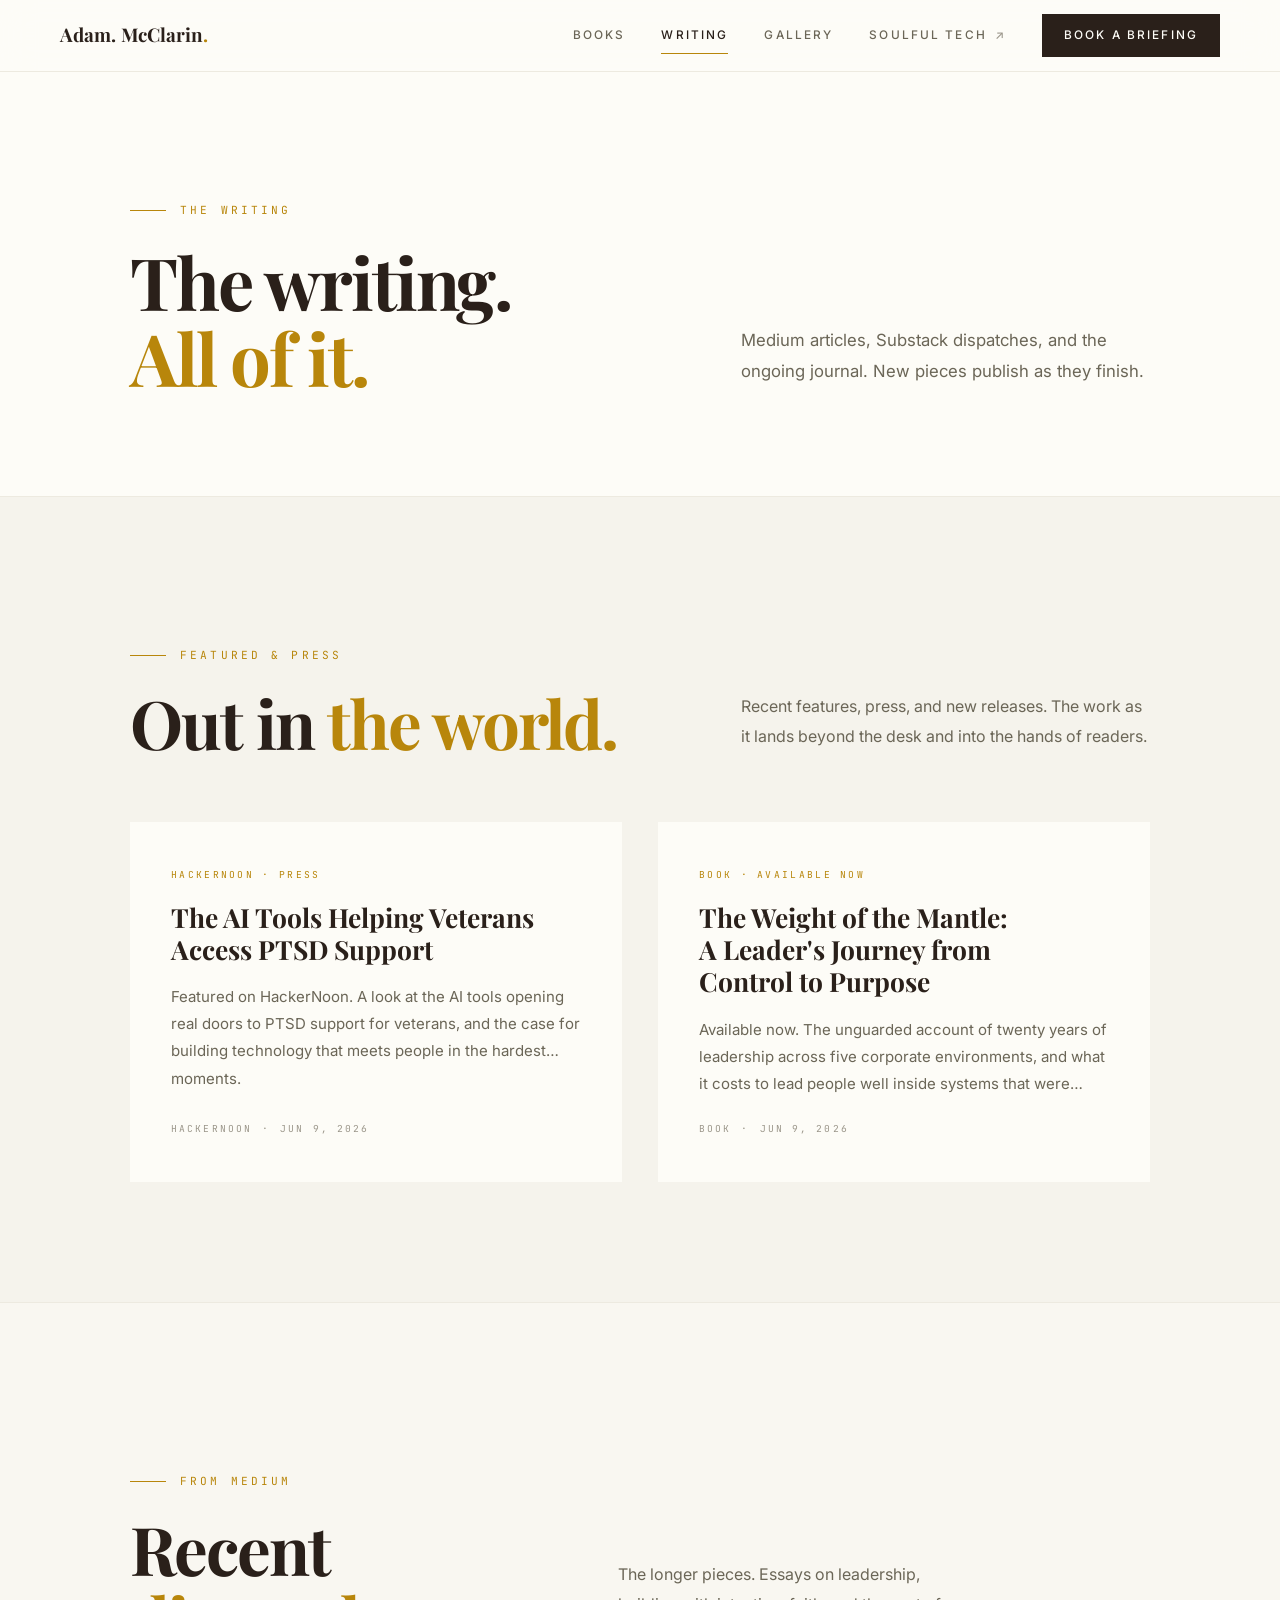
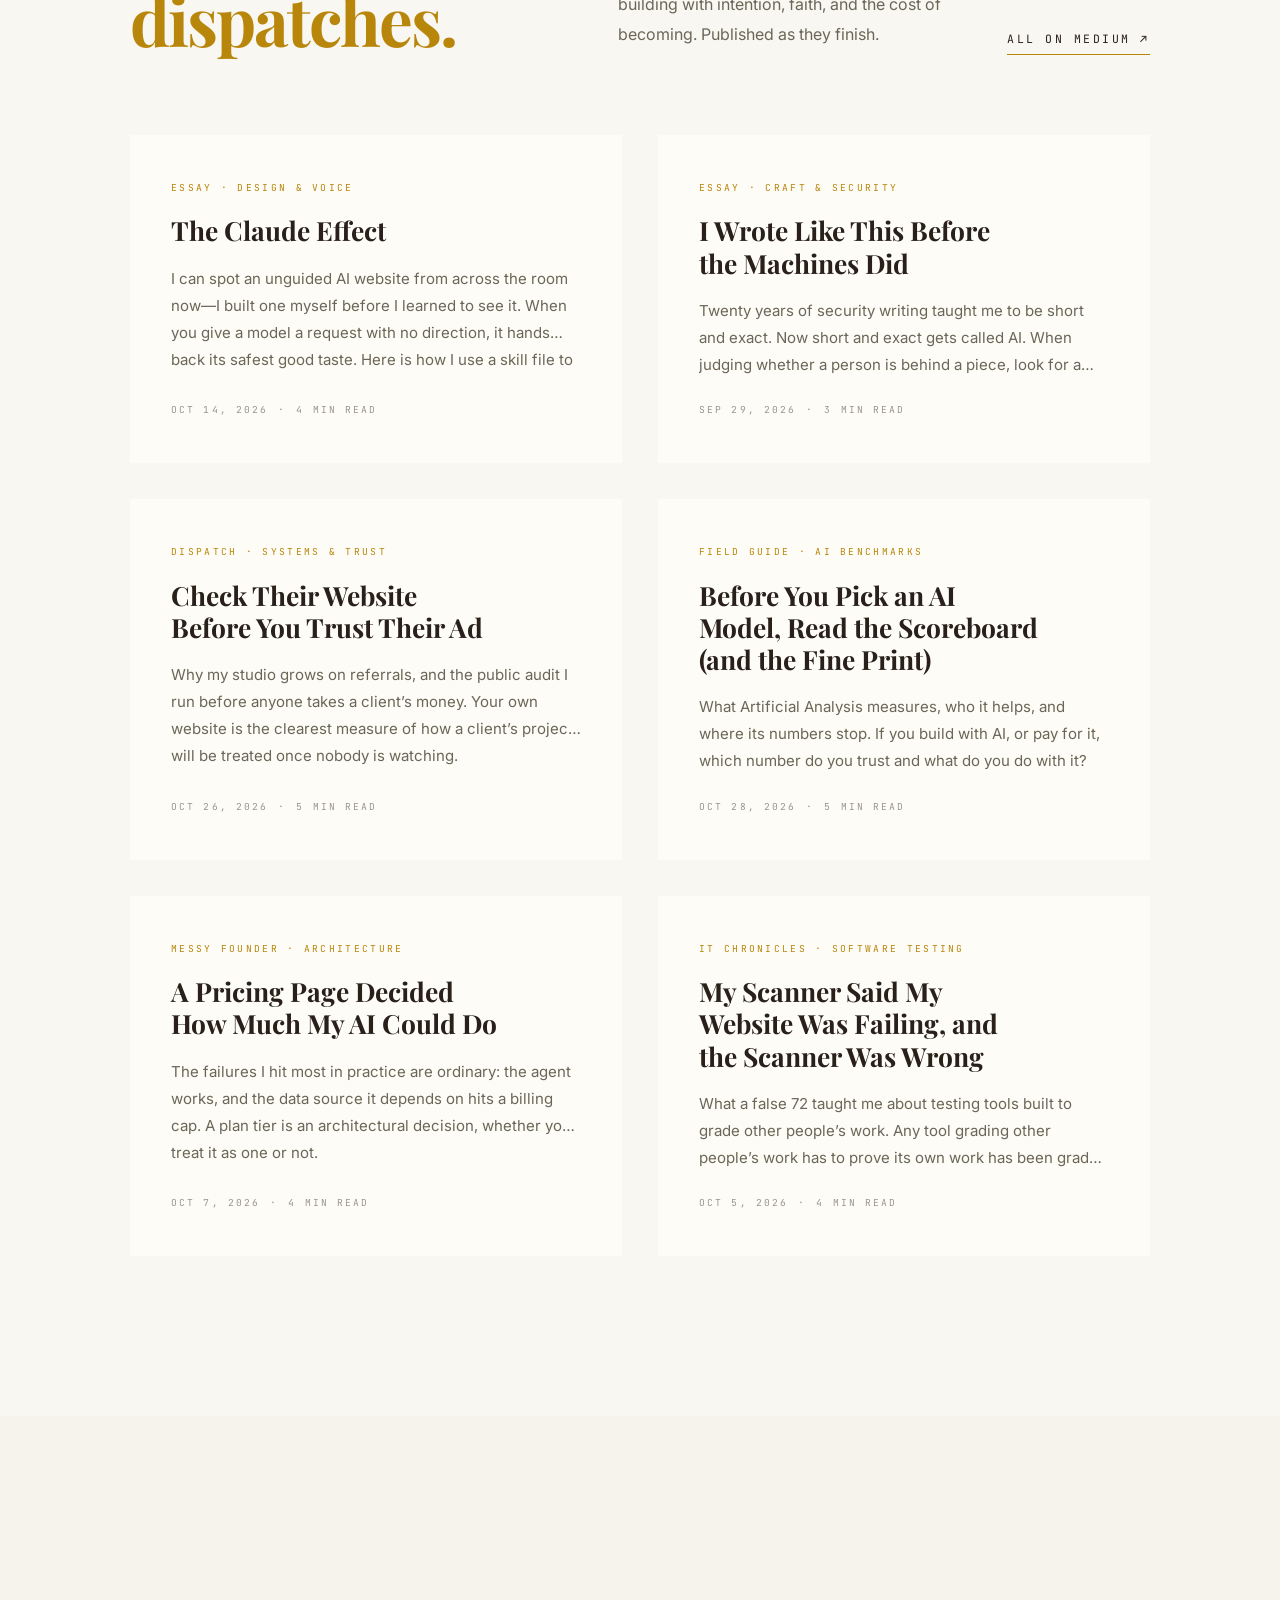
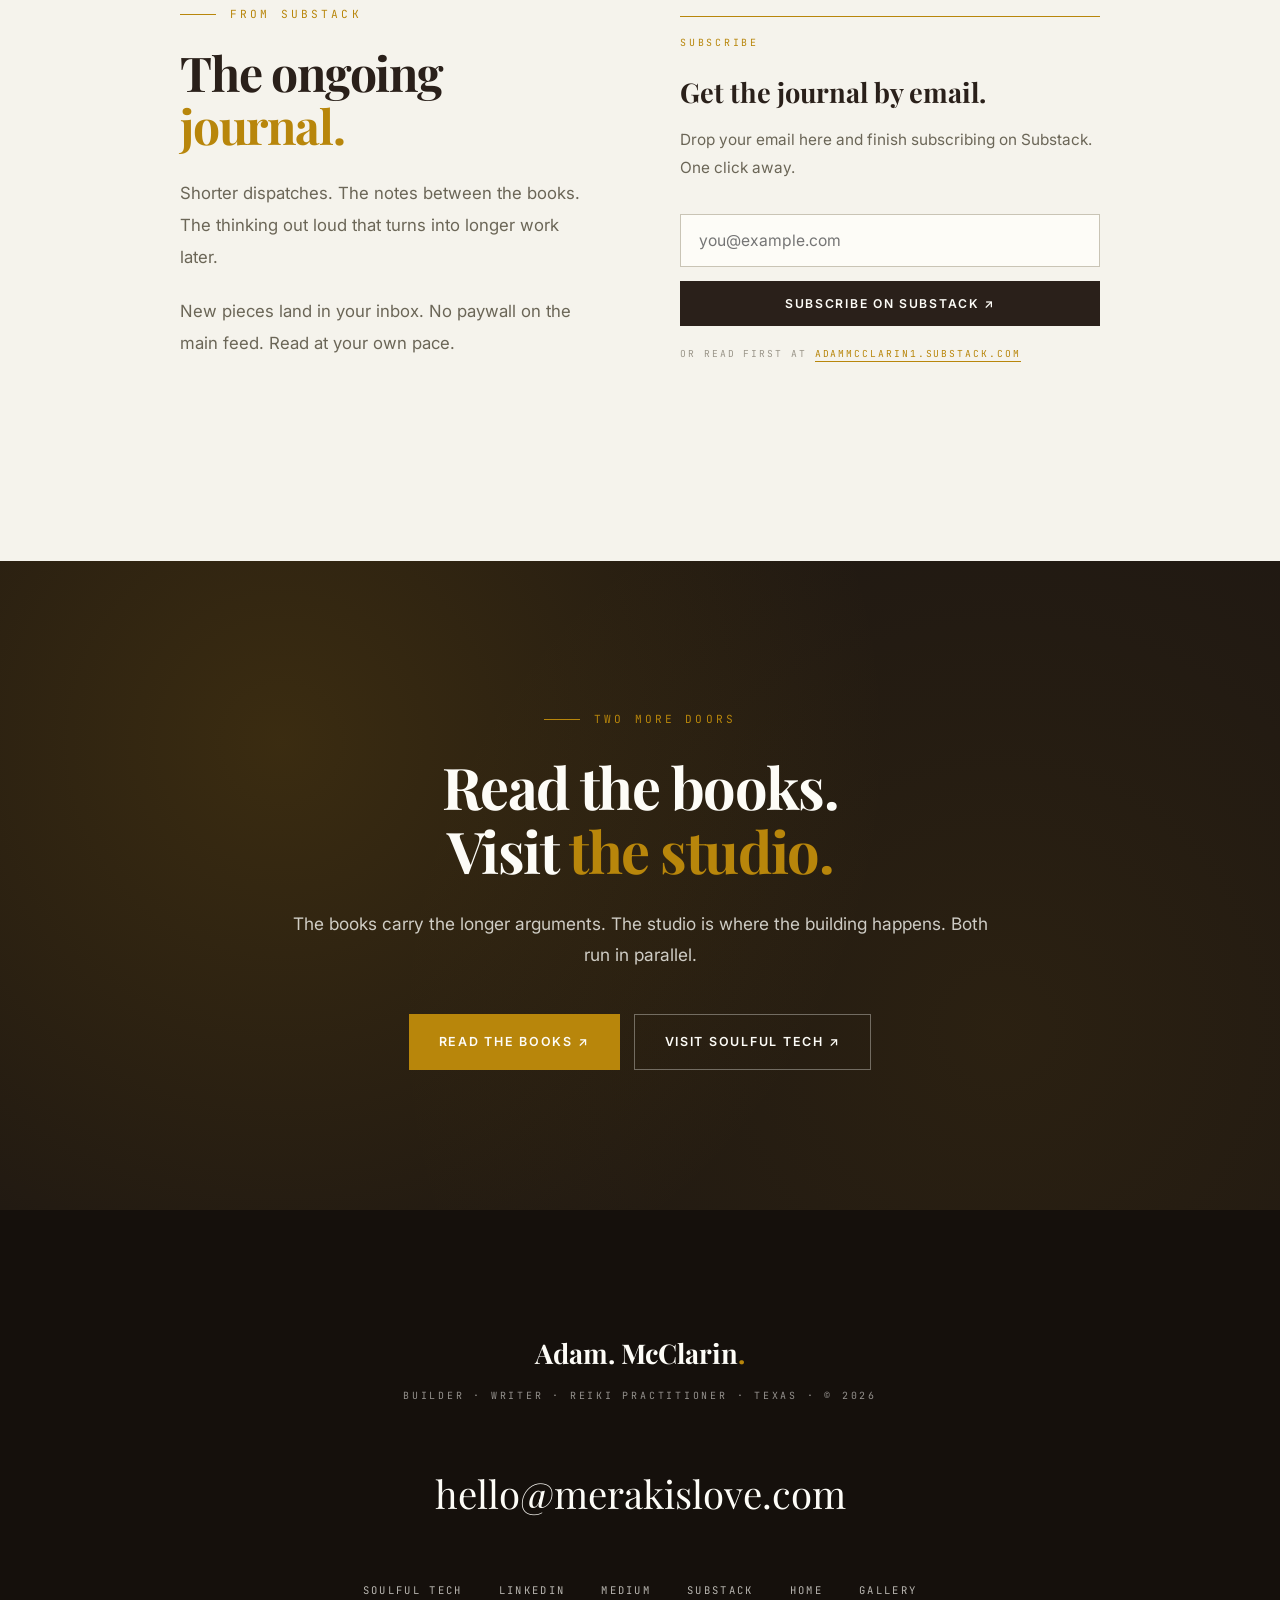
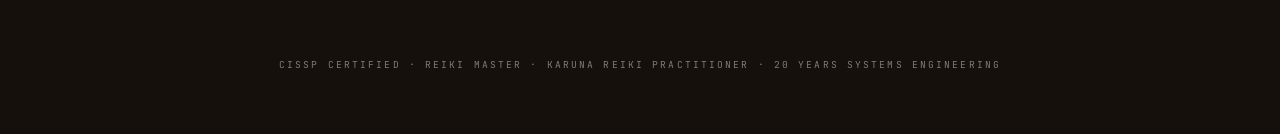
<file: articles/index.html>
<!DOCTYPE html>
<html lang="en">
<head>
<meta charset="UTF-8">
<meta name="viewport" content="width=device-width, initial-scale=1.0">
<title>Writing | Adam McClarin</title>
<meta name="description" content="The writing of Adam McClarin. Medium articles, Substack dispatches, and the ongoing journal. New pieces on leadership, building with intention, and the cost of becoming.">
<meta property="og:title" content="Writing | Adam McClarin">
<meta property="og:description" content="Medium articles, Substack dispatches, and the ongoing journal.">
<meta property="og:url" content="https://adammcclarin.com/articles">
<meta property="og:type" content="website">
<meta name="twitter:card" content="summary_large_image">
<meta name="twitter:title" content="Writing | Adam McClarin">
<meta name="twitter:description" content="Medium articles, Substack dispatches, and the ongoing journal.">

<link rel="preconnect" href="https://fonts.googleapis.com">
<link rel="preconnect" href="https://fonts.gstatic.com" crossorigin>
<link href="https://fonts.googleapis.com/css2?family=Playfair+Display:wght@400;700;900&family=Inter:wght@300;400;500;600;700;800&family=JetBrains+Mono:wght@400;500&display=swap" rel="stylesheet">

<link rel="stylesheet" href="/assets/styles.css">

<style>
/* ── FEATURED & PRESS (curated highlights) ── */
.featured-section {
  padding: 140px 0 120px;
  background: var(--cream-2);
  border-bottom: 1px solid var(--border-soft);
}
.featured-header {
  max-width: 1100px;
  margin: 0 auto 64px;
  padding: 0 40px;
  display: grid;
  grid-template-columns: 1.3fr 1fr;
  gap: 80px;
  align-items: end;
}
.featured-header .eyebrow { margin-bottom: 22px; }
.featured-header h2 { margin-bottom: 0; }
.featured-header-right p {
  font-size: 1rem;
  line-height: 1.85;
  color: var(--muted);
  padding-bottom: 6px;
}
.featured-grid {
  max-width: 1100px;
  margin: 0 auto;
  padding: 0 40px;
  display: grid;
  grid-template-columns: repeat(2, 1fr);
  gap: 36px;
}

/* ── MEDIUM SECTION (reading room, 6 posts) ── */
.medium-section {
  padding: 160px 0;
  background: var(--paper);
}
.medium-header {
  max-width: 1100px;
  margin: 0 auto 80px;
  padding: 0 40px;
  display: grid;
  grid-template-columns: 1.3fr 1fr auto;
  gap: 60px;
  align-items: end;
}
.medium-header .eyebrow { margin-bottom: 22px; }
.medium-header h2 { margin-bottom: 0; }
.medium-header-right p {
  font-size: 1rem;
  line-height: 1.85;
  color: var(--muted);
  padding-bottom: 6px;
}

.medium-grid {
  max-width: 1100px;
  margin: 0 auto;
  padding: 0 40px;
  display: grid;
  grid-template-columns: repeat(2, 1fr);
  gap: 36px;
}
.medium-card {
  background: var(--cream);
  padding: 44px 40px;
  border: 1px solid transparent;
  display: flex;
  flex-direction: column;
  text-decoration: none;
  color: inherit;
  transition: border-color 0.3s, transform 0.3s, box-shadow 0.3s;
}
.medium-card:hover {
  border-color: var(--gold);
  transform: translateY(-3px);
  box-shadow: var(--shadow-md);
}
.medium-card-label {
  font-family: 'JetBrains Mono', monospace;
  font-size: 0.6rem;
  letter-spacing: 0.24em;
  text-transform: uppercase;
  color: var(--gold);
  margin-bottom: 18px;
}
.medium-card-title {
  font-family: 'Playfair Display', serif;
  font-size: clamp(1.38rem, 2.2vw, 1.65rem);
  font-weight: 700;
  color: var(--ink-warm);
  line-height: 1.22;
  margin-bottom: 18px;
  font-style: normal;
  text-wrap: balance;
}
.medium-card-desc {
  font-size: 0.94rem;
  line-height: 1.8;
  color: var(--muted);
  margin-bottom: 24px;
  flex-grow: 1;
  display: -webkit-box;
  -webkit-line-clamp: 3;
  -webkit-box-orient: vertical;
  overflow: hidden;
}
.medium-card-meta {
  font-family: 'JetBrains Mono', monospace;
  font-size: 0.6rem;
  letter-spacing: 0.22em;
  text-transform: uppercase;
  color: var(--muted-soft);
}
.medium-card-meta span:not(:last-child)::after {
  content: '·';
  margin: 0 10px;
  color: var(--muted-soft);
}

/* ── SUBSTACK SECTION (warmer, less formal) ── */
.substack-section {
  padding: 180px 0;
  background: var(--cream-2);
}
.substack-inner {
  max-width: 1000px;
  margin: 0 auto;
  padding: 0 40px;
  display: grid;
  grid-template-columns: 1fr 1fr;
  gap: 80px;
  align-items: center;
}
.substack-content .eyebrow { margin-bottom: 22px; }
.substack-content h2 {
  font-family: 'Playfair Display', serif;
  font-size: clamp(1.85rem, 4.5vw, 3rem);
  font-weight: 700;
  color: var(--ink-warm);
  line-height: 1.1;
  letter-spacing: -0.025em;
  margin-bottom: 26px;
  font-style: normal;
  text-wrap: balance;
}
.substack-content h2 em { color: var(--gold); font-style: normal; font-weight: 700; }
.substack-content p {
  font-size: 1.05rem;
  line-height: 1.9;
  color: var(--muted);
  margin-bottom: 22px;
}

.substack-form {
  padding: 0;
}
.substack-form-label {
  font-family: 'JetBrains Mono', monospace;
  font-size: 0.62rem;
  letter-spacing: 0.28em;
  text-transform: uppercase;
  color: var(--gold);
  padding-top: 18px;
  border-top: 1px solid var(--gold);
  display: block;
  margin-bottom: 24px;
}
.substack-form-title {
  font-family: 'Playfair Display', serif;
  font-size: 1.7rem;
  font-weight: 700;
  color: var(--ink-warm);
  line-height: 1.2;
  margin-bottom: 18px;
  font-style: normal;
}
.substack-form-sub {
  font-size: 0.96rem;
  line-height: 1.8;
  color: var(--muted);
  margin-bottom: 32px;
}
.substack-form form {
  display: flex;
  flex-direction: column;
  gap: 14px;
}
.substack-form input[type="email"] {
  font-family: 'Inter', sans-serif;
  font-size: 0.98rem;
  padding: 16px 18px;
  border: 1px solid var(--border-strong);
  background: var(--cream);
  color: var(--ink-warm);
  transition: border-color 0.2s, box-shadow 0.2s;
  width: 100%;
}
.substack-form input[type="email"]:focus {
  outline: none;
  border-color: var(--gold);
  box-shadow: 0 0 0 3px rgba(184,134,11,0.12);
}
.substack-form button {
  display: inline-flex;
  align-items: center;
  justify-content: center;
  gap: 10px;
  padding: 15px 24px;
  background: var(--ink-warm);
  color: var(--cream);
  font-family: 'Inter', sans-serif;
  font-weight: 600;
  font-size: 0.76rem;
  letter-spacing: 0.14em;
  text-transform: uppercase;
  border: none;
  cursor: pointer;
  transition: background 0.25s, transform 0.2s;
}
.substack-form button:hover { background: var(--gold); transform: translateY(-1px); }
.substack-form-note {
  margin-top: 20px;
  font-family: 'JetBrains Mono', monospace;
  font-size: 0.6rem;
  letter-spacing: 0.2em;
  text-transform: uppercase;
  color: var(--muted-soft);
}
.substack-form-note a {
  color: var(--gold);
  text-decoration: none;
  border-bottom: 1px solid var(--gold);
  padding-bottom: 1px;
  transition: color 0.2s, border-color 0.2s;
}
.substack-form-note a:hover { color: var(--gold-warm); border-color: var(--gold-warm); }

/* ── ARTICLES RESPONSIVE ── */
@media (max-width: 1100px) {
  .featured-header { grid-template-columns: 1fr; gap: 28px; }
  .featured-grid { grid-template-columns: 1fr; }
  .medium-header { grid-template-columns: 1fr; gap: 28px; }
  .medium-grid { grid-template-columns: 1fr; }
  .substack-inner { grid-template-columns: 1fr; gap: 56px; }
}
@media (max-width: 720px) {
  .featured-section { padding: 100px 0; }
  .featured-header,
  .featured-grid { padding: 0 24px; }
  .medium-section { padding: 100px 0; }
  .medium-header,
  .medium-grid { padding: 0 24px; }
  .medium-card { padding: 36px 28px; }
  .substack-section { padding: 100px 0; }
  .substack-inner { padding: 0 24px; }
}
</style>
</head>
<body>

<!-- NAV -->
<nav class="site-nav">
  <div class="nav-inner">
    <a href="/" class="nav-brand">Adam. McClarin<span>.</span></a>
    <button class="nav-toggle" aria-label="Open menu" aria-expanded="false">☰</button>
    <div class="nav-links">
      <a href="/#books">Books</a>
      <a href="/articles" class="is-current">Writing</a>
      <a href="/gallery">Gallery</a>
      <a href="https://merakislove.com" target="_blank" rel="noopener noreferrer" class="nav-ext">Soulful Tech</a>
      <a href="https://calendly.com/hello-merakislove/new-meeting" target="_blank" rel="noopener" class="nav-cta">Book a Briefing</a>
    </div>
  </div>
</nav>

<!-- PAGE HEADER -->
<section class="page-header">
  <div class="page-header-inner">
    <div>
      <div class="eyebrow has-rule">The Writing</div>
      <h1>The writing. <em>All of it.</em></h1>
    </div>
    <div class="page-header-right">
      <p>Medium articles, Substack dispatches, and the ongoing journal. New pieces publish as they finish.</p>
    </div>
  </div>
</section>

<!-- FEATURED & PRESS (curated highlights) -->
<section class="featured-section">
  <div class="featured-header">
    <div>
      <div class="eyebrow has-rule">Featured & Press</div>
      <h2 class="section-title">Out in <em>the world.</em></h2>
    </div>
    <div class="featured-header-right">
      <p>Recent features, press, and new releases. The work as it lands beyond the desk and into the hands of readers.</p>
    </div>
  </div>
  <div class="featured-grid">
    <a href="https://hackernoon.com/the-ai-tools-helping-veterans-access-ptsd-support" target="_blank" rel="noopener" class="medium-card">
      <div class="medium-card-label">HackerNoon · Press</div>
      <h3 class="medium-card-title">The AI Tools Helping Veterans Access PTSD Support</h3>
      <p class="medium-card-desc">Featured on HackerNoon. A look at the AI tools opening real doors to PTSD support for veterans, and the case for building technology that meets people in the hardest moments.</p>
      <div class="medium-card-meta"><span>HackerNoon</span><span>Jun 9, 2026</span></div>
    </a>
    <a href="https://meraki6966.github.io/weight-of-the-mantle" target="_blank" rel="noopener" class="medium-card">
      <div class="medium-card-label">Book · Available Now</div>
      <h3 class="medium-card-title">The Weight of the Mantle: A Leader's Journey from Control to Purpose</h3>
      <p class="medium-card-desc">Available now. The unguarded account of twenty years of leadership across five corporate environments, and what it costs to lead people well inside systems that were never built for them.</p>
      <div class="medium-card-meta"><span>Book</span><span>Jun 9, 2026</span></div>
    </a>
  </div>
</section>

<!-- MEDIUM (live RSS, 6 posts) -->
<section class="medium-section">
  <div class="medium-header">
    <div>
      <div class="eyebrow has-rule">From Medium</div>
      <h2 class="section-title">Recent <em>dispatches.</em></h2>
    </div>
    <div class="medium-header-right">
      <p>The longer pieces. Essays on leadership, building with intention, faith, and the cost of becoming. Published as they finish.</p>
    </div>
    <a href="https://medium.com/@adammcclarin" target="_blank" rel="noopener" class="qlink">All on Medium ↗</a>
  </div>
  <div class="medium-grid" id="medium-grid">
    <a href="https://adammcclarin.medium.com/the-claude-effect-c1202eec969a" target="_blank" rel="noopener" class="medium-card">
      <div class="medium-card-label">Essay · Design &amp; Voice</div>
      <h3 class="medium-card-title">The Claude Effect</h3>
      <p class="medium-card-desc">I can spot an unguided AI website from across the room now—I built one myself before I learned to see it. When you give a model a request with no direction, it hands back its safest good taste. Here is how I use a skill file to keep the work unmistakably human.</p>
      <div class="medium-card-meta"><span>Oct 14, 2026</span><span>4 min read</span></div>
    </a>
    <a href="https://adammcclarin.medium.com/i-wrote-like-this-before-the-machines-did-b6d72f143726" target="_blank" rel="noopener" class="medium-card">
      <div class="medium-card-label">Essay · Craft &amp; Security</div>
      <h3 class="medium-card-title">I Wrote Like This Before the Machines Did</h3>
      <p class="medium-card-desc">Twenty years of security writing taught me to be short and exact. Now short and exact gets called AI. When judging whether a person is behind a piece, look for a detail that cost them something to learn.</p>
      <div class="medium-card-meta"><span>Sep 29, 2026</span><span>3 min read</span></div>
    </a>
    <a href="https://adammcclarin.medium.com/check-their-website-before-you-trust-their-ad-b3761380a563" target="_blank" rel="noopener" class="medium-card">
      <div class="medium-card-label">Dispatch · Systems &amp; Trust</div>
      <h3 class="medium-card-title">Check Their Website Before You Trust Their Ad</h3>
      <p class="medium-card-desc">Why my studio grows on referrals, and the public audit I run before anyone takes a client’s money. Your own website is the clearest measure of how a client’s project will be treated once nobody is watching.</p>
      <div class="medium-card-meta"><span>Oct 26, 2026</span><span>5 min read</span></div>
    </a>
    <a href="https://adammcclarin.medium.com/before-you-pick-an-ai-model-read-the-scoreboard-and-the-fine-print-6a43e3fef9e5" target="_blank" rel="noopener" class="medium-card">
      <div class="medium-card-label">Field Guide · AI Benchmarks</div>
      <h3 class="medium-card-title">Before You Pick an AI Model, Read the Scoreboard (and the Fine Print)</h3>
      <p class="medium-card-desc">What Artificial Analysis measures, who it helps, and where its numbers stop. If you build with AI, or pay for it, which number do you trust and what do you do with it?</p>
      <div class="medium-card-meta"><span>Oct 28, 2026</span><span>5 min read</span></div>
    </a>
    <a href="https://journal.messyfounder.com/a-pricing-page-decided-how-much-my-ai-could-do-b45d2f8c00d8" target="_blank" rel="noopener" class="medium-card">
      <div class="medium-card-label">Messy Founder · Architecture</div>
      <h3 class="medium-card-title">A Pricing Page Decided How Much My AI Could Do</h3>
      <p class="medium-card-desc">The failures I hit most in practice are ordinary: the agent works, and the data source it depends on hits a billing cap. A plan tier is an architectural decision, whether you treat it as one or not.</p>
      <div class="medium-card-meta"><span>Oct 7, 2026</span><span>4 min read</span></div>
    </a>
    <a href="https://medium.com/it-chronicles/my-scanner-said-my-website-was-failing-and-the-scanner-was-wrong-a4df7955930f" target="_blank" rel="noopener" class="medium-card">
      <div class="medium-card-label">IT Chronicles · Software Testing</div>
      <h3 class="medium-card-title">My Scanner Said My Website Was Failing, and the Scanner Was Wrong</h3>
      <p class="medium-card-desc">What a false 72 taught me about testing tools built to grade other people’s work. Any tool grading other people’s work has to prove its own work has been graded—and a test that has never failed has proven nothing.</p>
      <div class="medium-card-meta"><span>Oct 5, 2026</span><span>4 min read</span></div>
    </a>
  </div>
</section>

<!-- SUBSTACK -->
<section class="substack-section">
  <div class="substack-inner">
    <div class="substack-content">
      <div class="eyebrow has-rule">From Substack</div>
      <h2>The ongoing <em>journal.</em></h2>
      <p>Shorter dispatches. The notes between the books. The thinking out loud that turns into longer work later.</p>
      <p>New pieces land in your inbox. No paywall on the main feed. Read at your own pace.</p>
    </div>
    <div class="substack-form">
      <div class="substack-form-label">Subscribe</div>
      <div class="substack-form-title">Get the journal by email.</div>
      <p class="substack-form-sub">Drop your email here and finish subscribing on Substack. One click away.</p>
      <form action="https://adammcclarin1.substack.com/subscribe" method="get" target="_blank">
        <input type="email" name="email" placeholder="you@example.com" required aria-label="Email address">
        <button type="submit">Subscribe on Substack ↗</button>
      </form>
      <div class="substack-form-note">
        Or read first at <a href="https://adammcclarin1.substack.com" target="_blank" rel="noopener">adammcclarin1.substack.com</a>
      </div>
    </div>
  </div>
</section>

<!-- CTA BAND -->
<section class="cta-band">
  <div class="cta-band-inner">
    <div class="eyebrow has-rule">Two More Doors</div>
    <h2>Read the books. Visit <em>the studio.</em></h2>
    <p>The books carry the longer arguments. The studio is where the building happens. Both run in parallel.</p>
    <div class="cta-band-btns">
      <a href="https://www.amazon.com/stores/Adam-Mcclarin/author/B0G2L31YB8" target="_blank" rel="noopener" class="btn btn-gold">Read the Books ↗</a>
      <a href="https://merakislove.com" target="_blank" rel="noopener noreferrer" class="btn btn-ghost">Visit Soulful Tech ↗</a>
    </div>
  </div>
</section>

<!-- FOOTER -->
<footer class="site-footer">
  <div class="footer-brand">Adam. McClarin<span>.</span></div>
  <div class="footer-tagline">Builder · Writer · Reiki Practitioner · Texas · © 2026</div>
  <a href="mailto:hello@merakislove.com" class="footer-email">hello@merakislove.com</a>
  <div class="footer-links">
    <a href="https://merakislove.com" target="_blank" rel="noopener noreferrer">Soulful Tech</a>
    <a href="https://www.linkedin.com/in/adammcclarin/" target="_blank" rel="noopener">LinkedIn</a>
    <a href="https://medium.com/@adammcclarin" target="_blank" rel="noopener">Medium</a>
    <a href="https://adammcclarin1.substack.com" target="_blank" rel="noopener">Substack</a>
    <a href="/">Home</a>
    <a href="/gallery">Gallery</a>
  </div>
  <div class="footer-copy">CISSP Certified · Reiki Master · Karuna Reiki Practitioner · 20 Years Systems Engineering</div>
</footer>

<!-- Mobile nav JS -->
<script>
(function() {
  const toggle = document.querySelector('.nav-toggle');
  const links = document.querySelector('.nav-links');
  if (toggle && links) {
    toggle.addEventListener('click', (e) => {
      e.stopPropagation();
      const open = links.classList.toggle('is-open');
      toggle.setAttribute('aria-expanded', open ? 'true' : 'false');
    });
  }
})();
</script>

<!-- Medium RSS feed via rss2json with static fallback -->
<script>
(function() {
  const grid = document.getElementById('medium-grid');
  if (!grid) return;
  const feed = 'https://api.rss2json.com/v1/api.json?rss_url=' + encodeURIComponent('https://medium.com/feed/@adammcclarin');

  function stripHtml(html) {
    const tmp = document.createElement('div');
    tmp.innerHTML = html;
    return (tmp.textContent || tmp.innerText || '').trim();
  }
  function formatDate(d) {
    try {
      return new Date(d).toLocaleDateString('en-US', { month: 'short', day: 'numeric', year: 'numeric' });
    } catch (e) { return ''; }
  }
  function readTime(text) {
    const words = (text || '').split(/\s+/).length;
    return Math.max(1, Math.round(words / 220)) + ' min read';
  }

  fetch(feed)
    .then(r => r.ok ? r.json() : Promise.reject(new Error('Feed unavailable')))
    .then(data => {
      if (!data || data.status !== 'ok' || !Array.isArray(data.items) || !data.items.length) {
        return;
      }
      const items = data.items.slice(0, 6);
      grid.innerHTML = items.map(item => {
        const plain = stripHtml(item.description);
        const desc = plain.length > 240 ? plain.slice(0, 240).replace(/\s+\S*$/, '') + '…' : plain;
        const date = formatDate(item.pubDate);
        return '<a href="' + item.link + '" target="_blank" rel="noopener" class="medium-card">'
          + '<div class="medium-card-label">Medium · Dispatch</div>'
          + '<h3 class="medium-card-title">' + item.title + '</h3>'
          + '<p class="medium-card-desc">' + desc + '</p>'
          + '<div class="medium-card-meta"><span>' + date + '</span><span>' + readTime(plain) + '</span></div>'
          + '</a>';
      }).join('');
    })
    .catch(() => {
      /* Preserve curated static essays in #medium-grid */
    });
})();
</script>

</body>
</html>
</file>
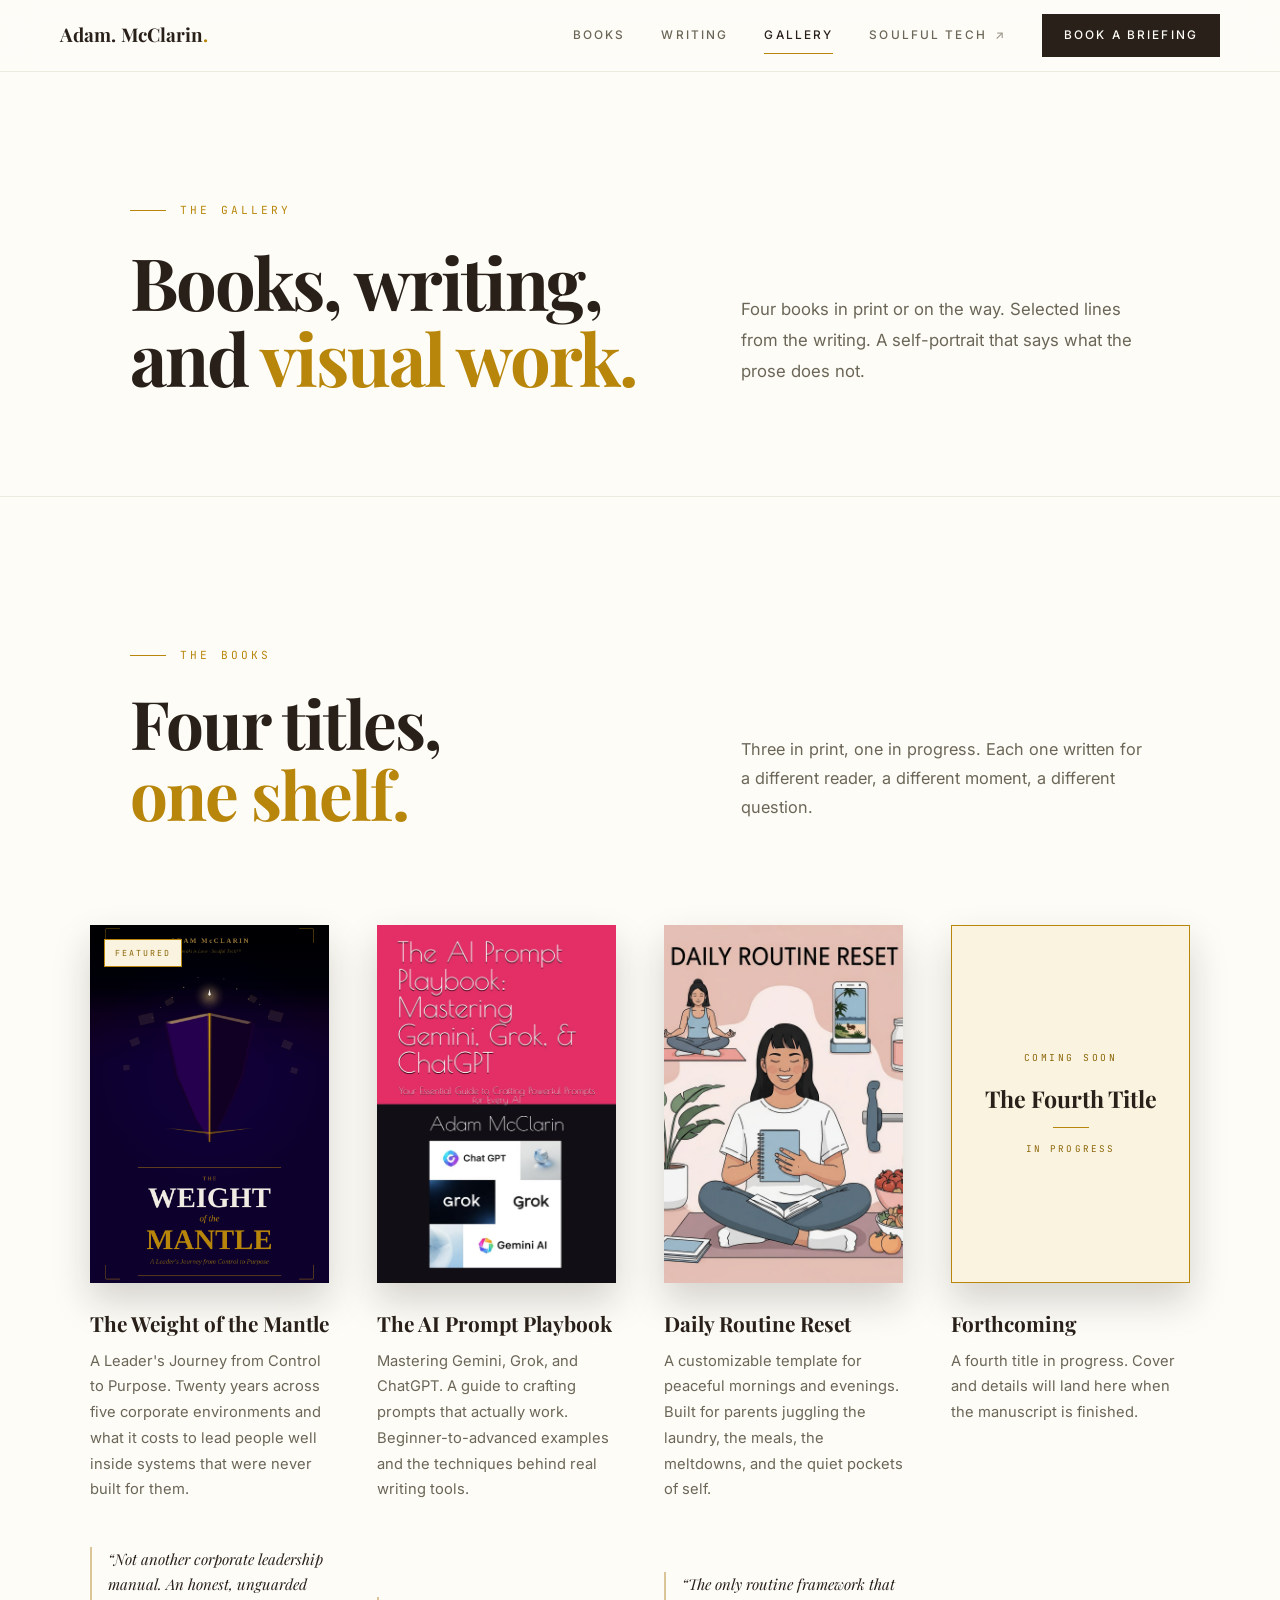
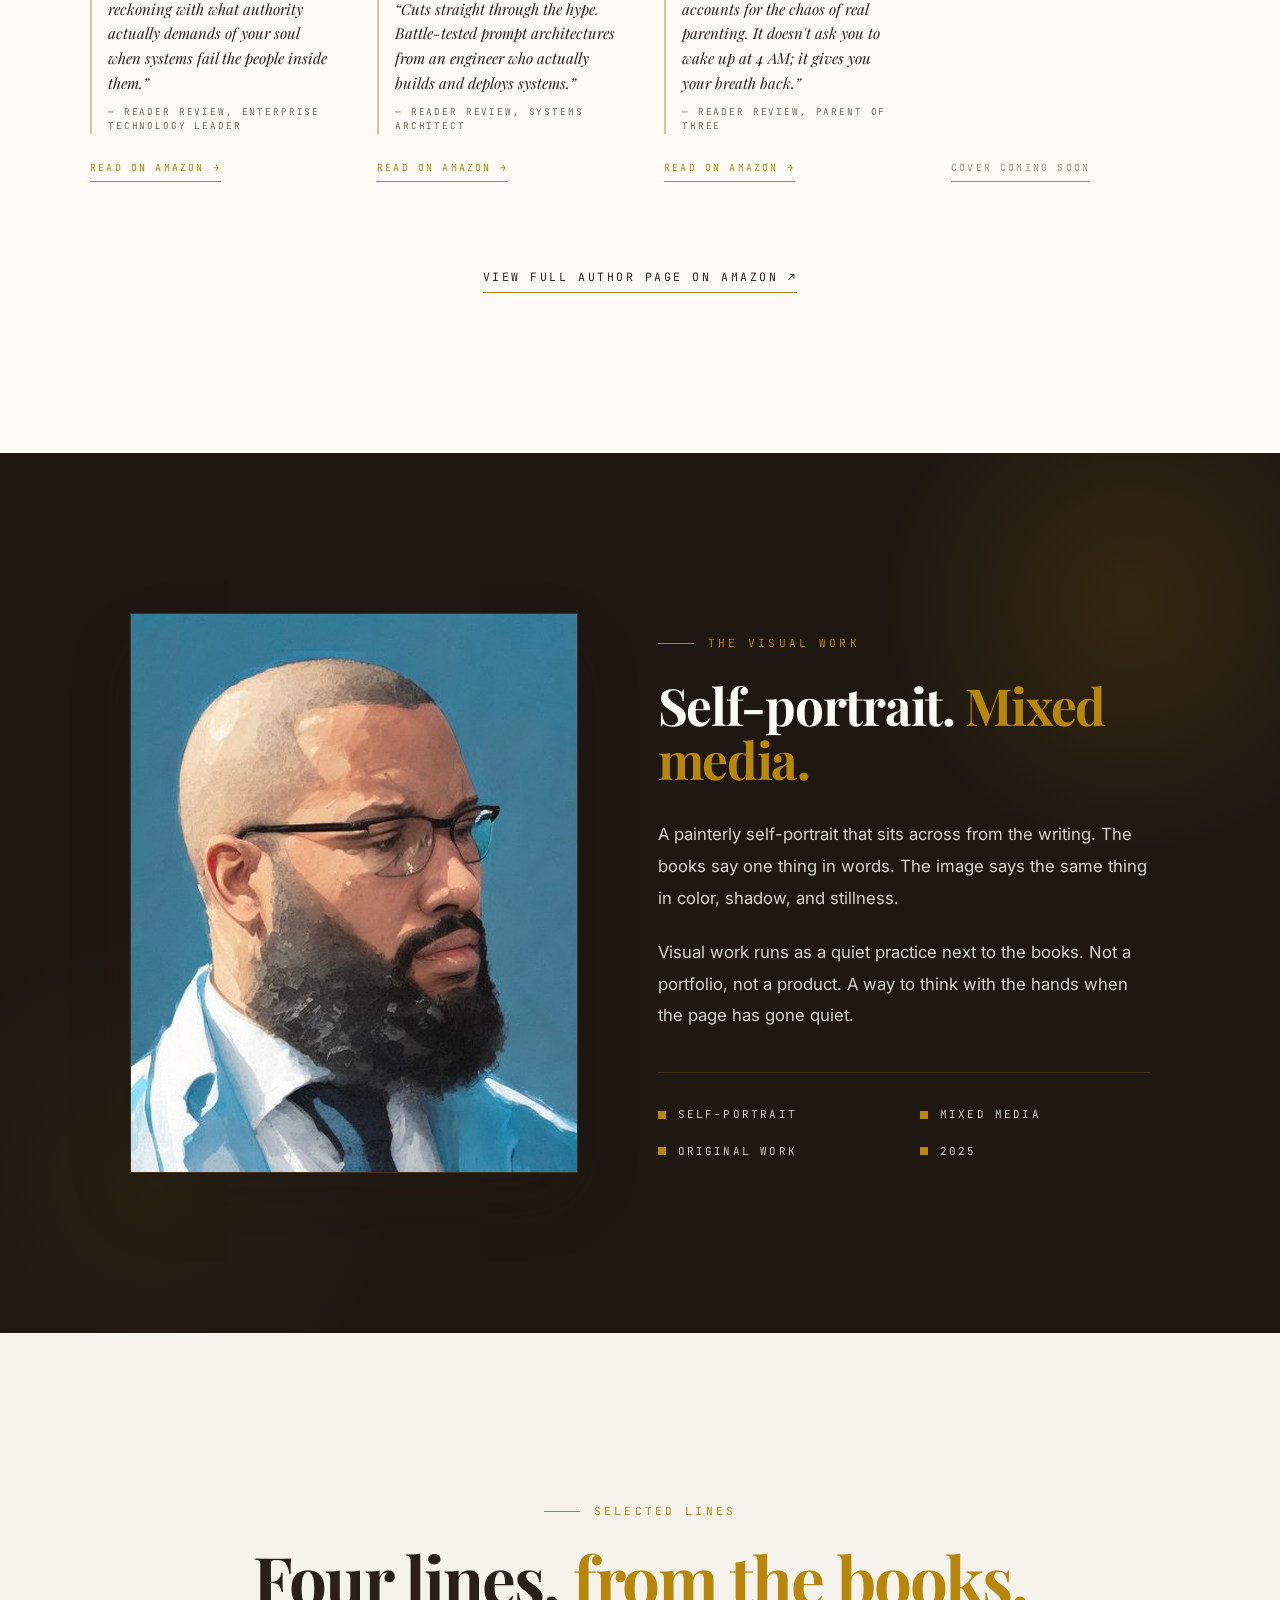
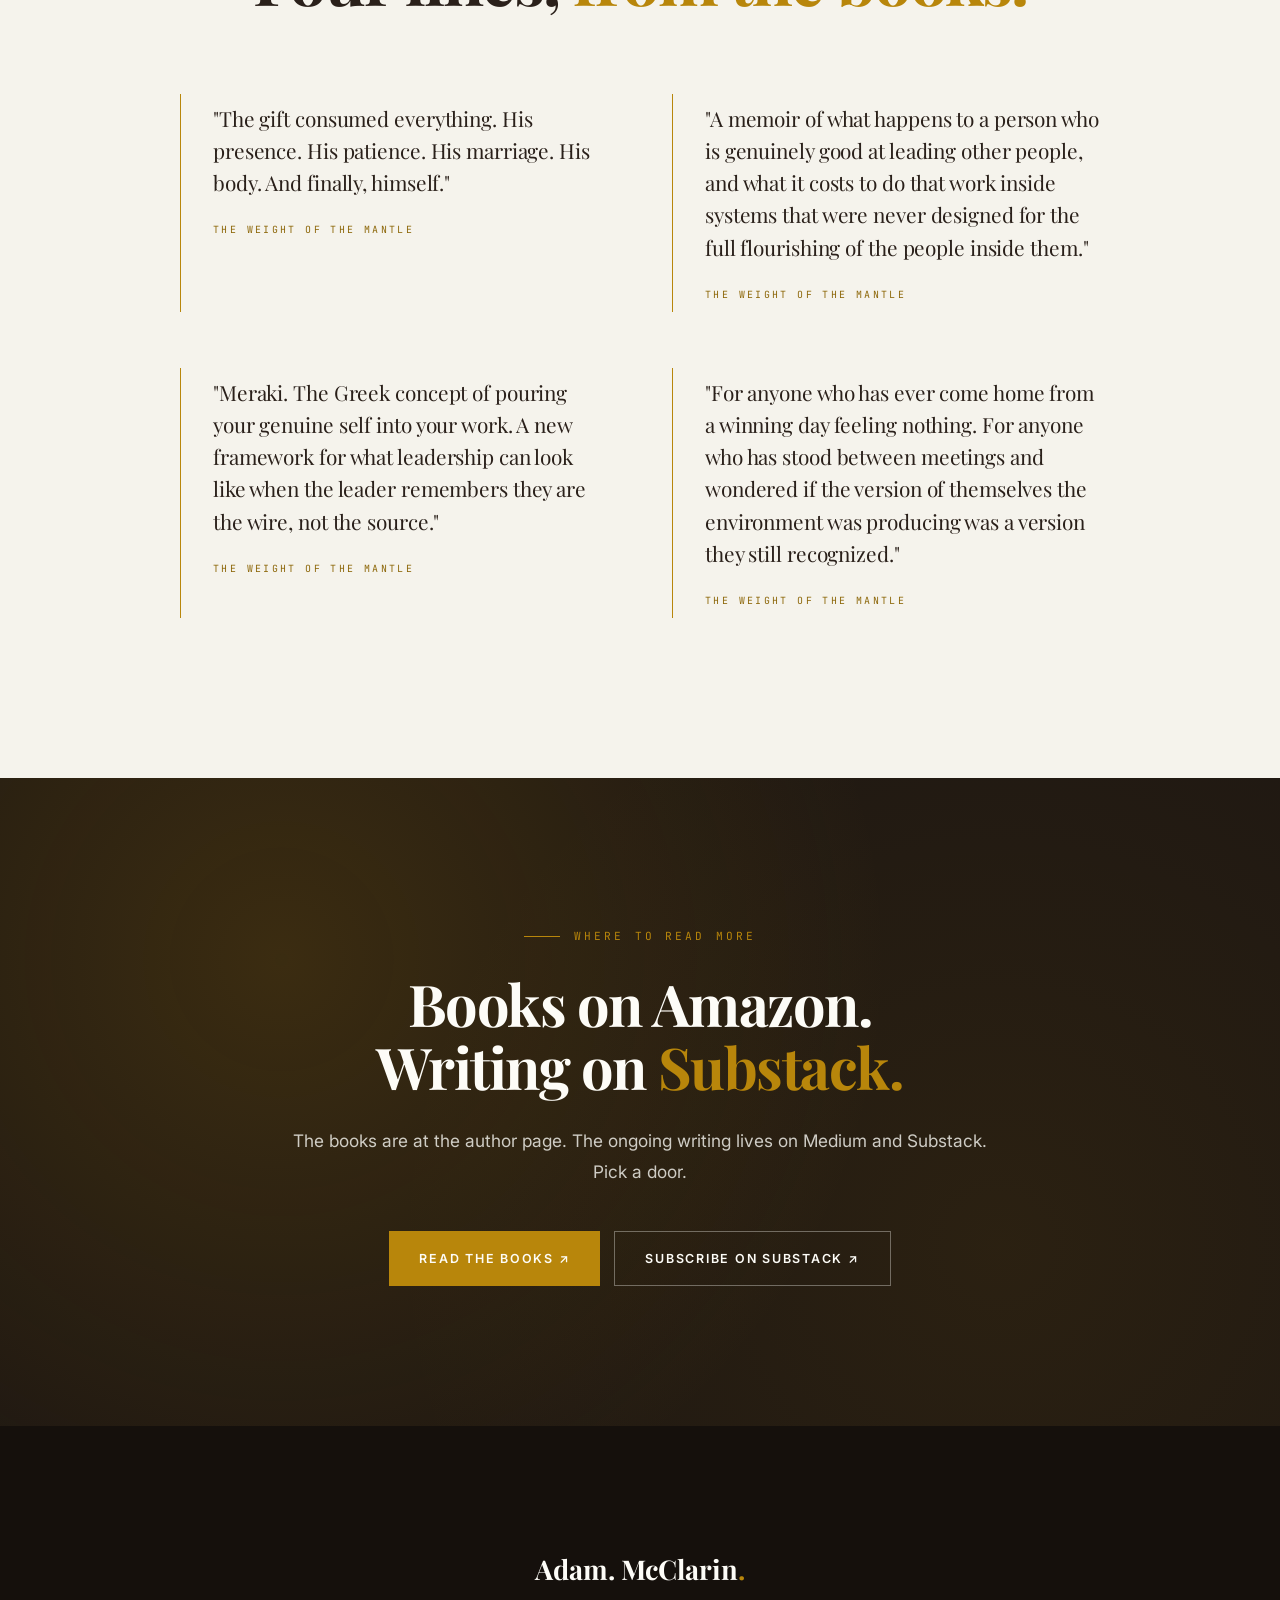
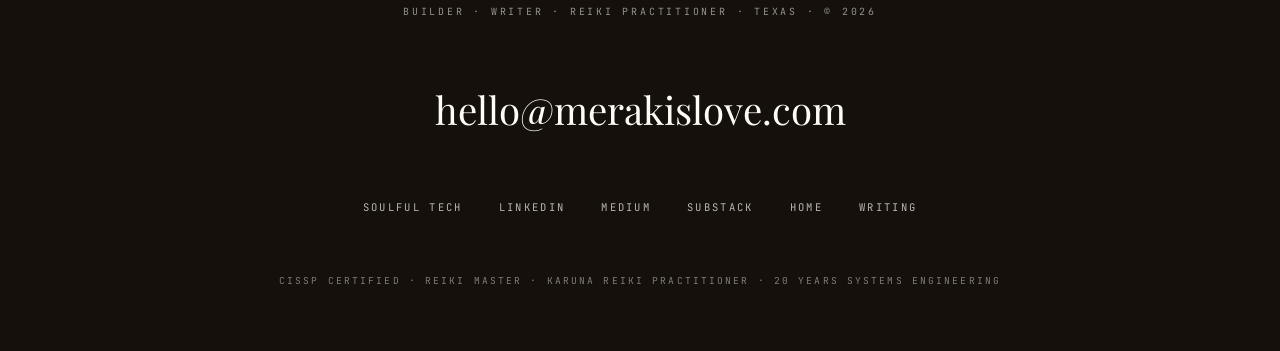
<file: gallery/index.html>
<!DOCTYPE html>
<html lang="en">
<head>
<meta charset="UTF-8">
<meta name="viewport" content="width=device-width, initial-scale=1.0">
<title>Gallery | Adam McClarin</title>
<meta name="description" content="The Gallery. Four books, selected writing, and a self-portrait. The work of Adam McClarin, author, builder, and Reiki practitioner.">
<meta property="og:title" content="Gallery | Adam McClarin">
<meta property="og:description" content="Four books, selected writing, and a self-portrait. The work of Adam McClarin.">
<meta property="og:url" content="https://adammcclarin.com/gallery">
<meta property="og:type" content="website">
<meta name="twitter:card" content="summary_large_image">
<meta name="twitter:title" content="Gallery | Adam McClarin">
<meta name="twitter:description" content="Books, writing, and visual work.">

<link rel="preconnect" href="https://fonts.googleapis.com">
<link rel="preconnect" href="https://fonts.gstatic.com" crossorigin>
<link href="https://fonts.googleapis.com/css2?family=Playfair+Display:ital,wght@0,400;0,700;0,900;1,400&family=Inter:wght@300;400;500;600;700;800&family=JetBrains+Mono:wght@400;500&display=swap" rel="stylesheet">

<link rel="stylesheet" href="/assets/styles.css">

<style>
/* ── GALLERY BOOKS (shelf) ── */
.gallery-books {
  padding: 140px 0 160px;
  background: var(--cream);
}
.gallery-books-header {
  max-width: 1100px;
  margin: 0 auto 96px;
  padding: 0 40px;
  display: grid;
  grid-template-columns: 1.3fr 1fr;
  gap: 80px;
  align-items: end;
}
.gallery-books-header .eyebrow { margin-bottom: 22px; }
.gallery-books-header h2 { margin-bottom: 0; }
.gallery-books-header-right p {
  font-size: 1.02rem;
  line-height: 1.8;
  color: var(--muted);
  padding-bottom: 6px;
}
.gallery-books-grid {
  max-width: 1180px;
  margin: 0 auto;
  padding: 0 40px;
  display: grid;
  grid-template-columns: repeat(4, 1fr);
  gap: 48px;
}
.gbook {
  text-decoration: none;
  color: inherit;
  display: flex;
  flex-direction: column;
  transition: transform 0.35s ease;
}
.gbook:hover { transform: translateY(-8px); }
.gbook-cover {
  aspect-ratio: 2 / 3;
  background: var(--cream-2);
  overflow: hidden;
  margin-bottom: 28px;
  position: relative;
  box-shadow: var(--shadow-book);
  transition: box-shadow 0.35s ease;
}
.gbook:hover .gbook-cover {
  box-shadow: 0 30px 60px rgba(31,24,18,0.28);
}
.gbook-cover img {
  width: 100%;
  height: 100%;
  object-fit: cover;
}
.gbook-flag {
  position: absolute;
  top: 14px; left: 14px;
  background: var(--gold-soft);
  color: var(--gold-warm);
  font-family: 'JetBrains Mono', monospace;
  font-size: 0.52rem;
  letter-spacing: 0.24em;
  text-transform: uppercase;
  padding: 6px 10px;
  z-index: 1;
  border: 1px solid var(--gold);
}
.gbook-cover.placeholder {
  display: flex;
  flex-direction: column;
  align-items: center;
  justify-content: center;
  text-align: center;
  padding: 32px 22px;
  background: var(--gold-soft);
  border: 1px solid var(--gold);
  color: var(--ink-warm);
}
.gbook-cover.placeholder .gbook-ph-mono {
  font-family: 'JetBrains Mono', monospace;
  font-size: 0.6rem;
  letter-spacing: 0.26em;
  text-transform: uppercase;
  color: var(--gold-warm);
  margin-bottom: 18px;
}
.gbook-cover.placeholder .gbook-ph-title {
  font-family: 'Playfair Display', serif;
  font-size: 1.45rem;
  font-weight: 700;
  line-height: 1.2;
  color: var(--ink-warm);
  font-style: normal;
  margin-bottom: 14px;
}
.gbook-cover.placeholder .gbook-ph-rule {
  width: 36px;
  height: 1px;
  background: var(--gold);
  margin-bottom: 14px;
}
.gbook-cover.placeholder .gbook-ph-sub {
  font-family: 'JetBrains Mono', monospace;
  font-size: 0.58rem;
  letter-spacing: 0.22em;
  text-transform: uppercase;
  color: var(--gold-warm);
}
.gbook-title {
  font-family: 'Playfair Display', serif;
  font-size: 1.3rem;
  font-weight: 700;
  color: var(--ink-warm);
  line-height: 1.22;
  margin-bottom: 12px;
  font-style: normal;
}
.gbook-desc {
  font-size: 0.92rem;
  color: var(--muted);
  line-height: 1.75;
  margin-bottom: 22px;
  flex-grow: 1;
}
.gbook-link {
  font-family: 'JetBrains Mono', monospace;
  font-size: 0.62rem;
  letter-spacing: 0.22em;
  text-transform: uppercase;
  color: var(--gold);
  border-bottom: 1px solid var(--gold);
  padding-bottom: 4px;
  align-self: flex-start;
  transition: color 0.2s, border-color 0.2s;
}
.gbook:hover .gbook-link { color: var(--gold-warm); border-color: var(--gold-warm); }
.gbook.placeholder .gbook-link { color: var(--muted-soft); border-color: var(--muted-soft); }

.gallery-books-footer {
  max-width: 1100px;
  margin: 80px auto 0;
  padding: 0 40px;
  text-align: center;
}

/* ── PORTRAIT (warm-dark, not pure ink) ── */
.portrait-section {
  padding: 160px 0;
  background: var(--warm-dark);
  color: var(--cream);
  position: relative;
  overflow: hidden;
}
.portrait-section::before {
  content: '';
  position: absolute;
  top: -100px; right: -100px;
  width: 500px; height: 500px;
  background: radial-gradient(circle, rgba(184,134,11,0.14) 0%, transparent 70%);
  pointer-events: none;
}
.portrait-section::after {
  content: '';
  position: absolute;
  bottom: -100px; left: -100px;
  width: 500px; height: 500px;
  background: radial-gradient(circle, rgba(184,134,11,0.06) 0%, transparent 70%);
  pointer-events: none;
}
.portrait-inner {
  max-width: 1100px;
  margin: 0 auto;
  padding: 0 40px;
  display: grid;
  grid-template-columns: 1fr 1.1fr;
  gap: 80px;
  align-items: center;
  position: relative;
  z-index: 1;
}
.portrait-visual {
  aspect-ratio: 4 / 5;
  background: var(--warm-dark-2);
  overflow: hidden;
  position: relative;
  border: 1px solid rgba(184,134,11,0.18);
  box-shadow: var(--shadow-lg);
}
.portrait-visual img {
  width: 100%;
  height: 100%;
  object-fit: cover;
  object-position: center;
}
.portrait-content .eyebrow { color: var(--gold); margin-bottom: 26px; }
.portrait-content h2 {
  font-family: 'Playfair Display', serif;
  font-size: clamp(2.2rem, 4.5vw, 3.2rem);
  font-weight: 700;
  color: var(--cream);
  line-height: 1.05;
  letter-spacing: -0.025em;
  margin-bottom: 32px;
  font-style: normal;
}
.portrait-content h2 em { color: var(--gold); font-style: normal; font-weight: 700; }
.portrait-content p {
  font-size: 1.05rem;
  line-height: 1.9;
  color: rgba(253,252,247,0.82);
  margin-bottom: 22px;
}
.portrait-meta {
  margin-top: 40px;
  padding-top: 32px;
  border-top: 1px solid rgba(184,134,11,0.22);
  display: grid;
  grid-template-columns: repeat(2, 1fr);
  gap: 18px 32px;
}
.portrait-meta-item {
  font-family: 'JetBrains Mono', monospace;
  font-size: 0.68rem;
  letter-spacing: 0.2em;
  text-transform: uppercase;
  color: rgba(253,252,247,0.8);
  display: flex;
  align-items: baseline;
  gap: 12px;
}
.portrait-meta-item::before {
  content: '';
  width: 8px; height: 8px;
  background: var(--gold);
  flex-shrink: 0;
  align-self: center;
}

/* ── WRITING QUOTES (book margins) ── */
.quotes-section {
  padding: 160px 0;
  background: var(--cream-2);
}
.quotes-header {
  max-width: 1100px;
  margin: 0 auto 80px;
  padding: 0 40px;
  text-align: center;
}
.quotes-header .eyebrow { margin-bottom: 22px; }
.quotes-header h2 { margin-bottom: 0; }
.quotes-grid {
  max-width: 1000px;
  margin: 0 auto;
  padding: 0 40px;
  display: grid;
  grid-template-columns: repeat(2, 1fr);
  gap: 56px 64px;
}
.qcard {
  border-left: 1px solid var(--gold);
  padding: 8px 0 8px 32px;
  display: flex;
  flex-direction: column;
}
.qcard blockquote {
  font-family: 'Playfair Display', serif;
  font-size: 1.3rem;
  font-weight: 400;
  line-height: 1.55;
  color: var(--ink-warm);
  font-style: normal;
  letter-spacing: -0.005em;
  margin-bottom: 24px;
}
.qcard cite {
  font-family: 'JetBrains Mono', monospace;
  font-size: 0.62rem;
  letter-spacing: 0.24em;
  text-transform: uppercase;
  color: var(--gold-warm);
  font-style: normal;
}

/* ── GALLERY RESPONSIVE ── */
@media (max-width: 1100px) {
  .gallery-books-header { grid-template-columns: 1fr; gap: 32px; }
  .gallery-books-grid { grid-template-columns: repeat(2, 1fr); gap: 56px; }
  .portrait-inner { grid-template-columns: 1fr; gap: 56px; }
  .portrait-visual { max-width: 460px; margin: 0 auto; width: 100%; }
  .quotes-grid { grid-template-columns: 1fr; gap: 44px; }
}
@media (max-width: 720px) {
  .gallery-books { padding: 80px 0 100px; }
  .gallery-books-header,
  .gallery-books-grid,
  .gallery-books-footer { padding: 0 24px; }
  .gallery-books-grid { grid-template-columns: 1fr; gap: 56px; }
  .portrait-section { padding: 100px 0; }
  .portrait-inner { padding: 0 24px; }
  .portrait-meta { grid-template-columns: 1fr; }
  .quotes-section { padding: 100px 0; }
  .quotes-header,
  .quotes-grid { padding: 0 24px; }
  .qcard { padding-left: 24px; }
}
</style>
</head>
<body>

<!-- NAV -->
<nav class="site-nav">
  <div class="nav-inner">
    <a href="/" class="nav-brand">Adam. McClarin<span>.</span></a>
    <button class="nav-toggle" aria-label="Open menu" aria-expanded="false">☰</button>
    <div class="nav-links">
      <a href="/#books">Books</a>
      <a href="/articles">Writing</a>
      <a href="/gallery" class="is-current">Gallery</a>
      <a href="https://merakislove.com" target="_blank" rel="noopener noreferrer" class="nav-ext">Soulful Tech</a>
      <a href="https://calendly.com/hello-merakislove/new-meeting" target="_blank" rel="noopener" class="nav-cta">Book a Briefing</a>
    </div>
  </div>
</nav>

<!-- PAGE HEADER -->
<section class="page-header">
  <div class="page-header-inner">
    <div>
      <div class="eyebrow has-rule">The Gallery</div>
      <h1>Books, writing, and <em>visual work.</em></h1>
    </div>
    <div class="page-header-right">
      <p>Four books in print or on the way. Selected lines from the writing. A self-portrait that says what the prose does not.</p>
    </div>
  </div>
</section>

<!-- GALLERY BOOKS -->
<section class="gallery-books">
  <div class="gallery-books-header">
    <div>
      <div class="eyebrow has-rule">The Books</div>
      <h2 class="section-title">Four titles, <em>one shelf.</em></h2>
    </div>
    <div class="gallery-books-header-right">
      <p>Three in print, one in progress. Each one written for a different reader, a different moment, a different question.</p>
    </div>
  </div>
  <div class="gallery-books-grid">
    <a href="https://www.amazon.com/stores/Adam-Mcclarin/author/B0G2L31YB8" target="_blank" rel="noopener" class="gbook">
      <div class="gbook-cover">
        <span class="gbook-flag">Featured</span>
        <img src="/images/weight-of-the-mantle.png" alt="The Weight of the Mantle by Adam McClarin">
      </div>
      <h3 class="gbook-title">The Weight of the Mantle</h3>
      <p class="gbook-desc">A Leader's Journey from Control to Purpose. Twenty years across five corporate environments and what it costs to lead people well inside systems that were never built for them.</p>
      <blockquote class="book-review">
        <p>“Not another corporate leadership manual. An honest, unguarded reckoning with what authority actually demands of your soul when systems fail the people inside them.”</p>
        <cite>— Reader Review, Enterprise Technology Leader</cite>
      </blockquote>
      <span class="gbook-link">Read on Amazon →</span>
    </a>
    <a href="https://www.amazon.com/AI-Prompt-Playbook-Mastering-Essential/dp/B0FK35P8TS" target="_blank" rel="noopener" class="gbook">
      <div class="gbook-cover">
        <img src="/images/ai-prompt-playbook.jpg" alt="The AI Prompt Playbook by Adam McClarin">
      </div>
      <h3 class="gbook-title">The AI Prompt Playbook</h3>
      <p class="gbook-desc">Mastering Gemini, Grok, and ChatGPT. A guide to crafting prompts that actually work. Beginner-to-advanced examples and the techniques behind real writing tools.</p>
      <blockquote class="book-review">
        <p>“Cuts straight through the hype. Battle-tested prompt architectures from an engineer who actually builds and deploys systems.”</p>
        <cite>— Reader Review, Systems Architect</cite>
      </blockquote>
      <span class="gbook-link">Read on Amazon →</span>
    </a>
    <a href="https://www.amazon.com/stores/Adam-Mcclarin/author/B0G2L31YB8" target="_blank" rel="noopener" class="gbook">
      <div class="gbook-cover">
        <img src="/images/daily-routine-reset.jpeg" alt="Daily Routine Reset by Adam McClarin">
      </div>
      <h3 class="gbook-title">Daily Routine Reset</h3>
      <p class="gbook-desc">A customizable template for peaceful mornings and evenings. Built for parents juggling the laundry, the meals, the meltdowns, and the quiet pockets of self.</p>
      <blockquote class="book-review">
        <p>“The only routine framework that accounts for the chaos of real parenting. It doesn't ask you to wake up at 4 AM; it gives you your breath back.”</p>
        <cite>— Reader Review, Parent of Three</cite>
      </blockquote>
      <span class="gbook-link">Read on Amazon →</span>
    </a>
    <div class="gbook placeholder">
      <div class="gbook-cover placeholder">
        <div class="gbook-ph-mono">Coming Soon</div>
        <div class="gbook-ph-title">The Fourth Title</div>
        <div class="gbook-ph-rule"></div>
        <div class="gbook-ph-sub">In Progress</div>
      </div>
      <h3 class="gbook-title">Forthcoming</h3>
      <p class="gbook-desc">A fourth title in progress. Cover and details will land here when the manuscript is finished.</p>
      <span class="gbook-link">Cover coming soon</span>
    </div>
  </div>
  <div class="gallery-books-footer">
    <a href="https://www.amazon.com/stores/Adam-Mcclarin/author/B0G2L31YB8" target="_blank" rel="noopener" class="qlink">View Full Author Page on Amazon ↗</a>
  </div>
</section>

<!-- SELF-PORTRAIT -->
<section class="portrait-section">
  <div class="portrait-inner">
    <div class="portrait-visual">
      <img src="/images/adam-mcclarin-portrait-painterly.jpg" alt="Painterly self-portrait of Adam McClarin">
    </div>
    <div class="portrait-content">
      <div class="eyebrow has-rule">The Visual Work</div>
      <h2>Self-portrait. <em>Mixed media.</em></h2>
      <p>A painterly self-portrait that sits across from the writing. The books say one thing in words. The image says the same thing in color, shadow, and stillness.</p>
      <p>Visual work runs as a quiet practice next to the books. Not a portfolio, not a product. A way to think with the hands when the page has gone quiet.</p>
      <div class="portrait-meta">
        <div class="portrait-meta-item">Self-portrait</div>
        <div class="portrait-meta-item">Mixed media</div>
        <div class="portrait-meta-item">Original work</div>
        <div class="portrait-meta-item">2025</div>
      </div>
    </div>
  </div>
</section>

<!-- WRITING QUOTES -->
<section class="quotes-section">
  <div class="quotes-header">
    <div class="eyebrow has-rule">Selected Lines</div>
    <h2 class="section-title">Four lines, <em>from the books.</em></h2>
  </div>
  <div class="quotes-grid">
    <div class="qcard">
      <blockquote>"The gift consumed everything. His presence. His patience. His marriage. His body. And finally, himself."</blockquote>
      <cite>The Weight of the Mantle</cite>
    </div>
    <div class="qcard">
      <blockquote>"A memoir of what happens to a person who is genuinely good at leading other people, and what it costs to do that work inside systems that were never designed for the full flourishing of the people inside them."</blockquote>
      <cite>The Weight of the Mantle</cite>
    </div>
    <div class="qcard">
      <blockquote>"Meraki. The Greek concept of pouring your genuine self into your work. A new framework for what leadership can look like when the leader remembers they are the wire, not the source."</blockquote>
      <cite>The Weight of the Mantle</cite>
    </div>
    <div class="qcard">
      <blockquote>"For anyone who has ever come home from a winning day feeling nothing. For anyone who has stood between meetings and wondered if the version of themselves the environment was producing was a version they still recognized."</blockquote>
      <cite>The Weight of the Mantle</cite>
    </div>
  </div>
</section>

<!-- CTA BAND -->
<section class="cta-band">
  <div class="cta-band-inner">
    <div class="eyebrow has-rule">Where to Read More</div>
    <h2>Books on Amazon. Writing on <em>Substack.</em></h2>
    <p>The books are at the author page. The ongoing writing lives on Medium and Substack. Pick a door.</p>
    <div class="cta-band-btns">
      <a href="https://www.amazon.com/stores/Adam-Mcclarin/author/B0G2L31YB8" target="_blank" rel="noopener" class="btn btn-gold">Read the Books ↗</a>
      <a href="https://adammcclarin1.substack.com" target="_blank" rel="noopener" class="btn btn-ghost">Subscribe on Substack ↗</a>
    </div>
  </div>
</section>

<!-- FOOTER -->
<footer class="site-footer">
  <div class="footer-brand">Adam. McClarin<span>.</span></div>
  <div class="footer-tagline">Builder · Writer · Reiki Practitioner · Texas · © 2026</div>
  <a href="mailto:hello@merakislove.com" class="footer-email">hello@merakislove.com</a>
  <div class="footer-links">
    <a href="https://merakislove.com" target="_blank" rel="noopener noreferrer">Soulful Tech</a>
    <a href="https://www.linkedin.com/in/adammcclarin/" target="_blank" rel="noopener">LinkedIn</a>
    <a href="https://medium.com/@adammcclarin" target="_blank" rel="noopener">Medium</a>
    <a href="https://adammcclarin1.substack.com" target="_blank" rel="noopener">Substack</a>
    <a href="/">Home</a>
    <a href="/articles">Writing</a>
  </div>
  <div class="footer-copy">CISSP Certified · Reiki Master · Karuna Reiki Practitioner · 20 Years Systems Engineering</div>
</footer>

<!-- Mobile nav JS -->
<script>
(function() {
  const toggle = document.querySelector('.nav-toggle');
  const links = document.querySelector('.nav-links');
  if (toggle && links) {
    toggle.addEventListener('click', (e) => {
      e.stopPropagation();
      const open = links.classList.toggle('is-open');
      toggle.setAttribute('aria-expanded', open ? 'true' : 'false');
    });
  }
})();
</script>

</body>
</html>
</file>
<file: assets/styles.css>
/* ============================================================
   Adam McClarin. Personal site.
   Shared base styles. A study, not a studio.
   Cream and warm neutrals dominant. Gold as the signature accent.
   Sky reserved for small interactive moments only.
   ============================================================ */

:root {
  --purple: #2D005E;
  --purple-deep: #1a0038;
  --purple-soft: #F5F0FF;
  --gold: #B8860B;
  --gold-light: #D4A017;
  --gold-soft: #FAF3E0;
  --gold-warm: #8C6608;        /* deeper gold for body underlines on cream */
  --sky: #3FA7E8;
  --sky-light: #5DB8EF;
  --sky-deep: #1F8FD4;
  --sky-soft: #E8F4FB;
  --sky-dark-bg: #0A1A24;
  --sky-dark-bg-2: #061018;
  --black: #0A0A0A;
  --ink: #1a1a1a;
  --ink-warm: #2A201A;          /* warmer ink for headings on cream */
  --white: #FFFFFF;
  --cream: #FDFCF7;
  --cream-2: #F5F3EC;
  --paper: #F9F7F1;
  --sand: #EFE9D9;              /* warmer alt-section background */
  --warm-dark: #1F1812;         /* CTA bands, Meraki connector */
  --warm-dark-2: #2A2018;       /* warm-dark hover and accents */
  --warm-black: #15100C;        /* footer */
  --border: #E5E2D8;
  --border-strong: #C9C4B5;
  --border-soft: #EDEAE0;
  --muted: #6B6657;
  --muted-soft: #9B968A;
  --sky-card-bg: #0d2230;
  --sky-card-bg-hover: #102b3c;
  --nav-h: 72px;
  --shadow-sm: 0 1px 2px rgba(31,24,18,0.04);
  --shadow-md: 0 10px 28px rgba(31,24,18,0.08);
  --shadow-lg: 0 28px 64px rgba(31,24,18,0.12);
  --shadow-book: 0 18px 36px rgba(31,24,18,0.18);
}

*, *::before, *::after { box-sizing: border-box; margin: 0; padding: 0; }

html { scroll-behavior: smooth; }

body {
  background: var(--cream);
  color: var(--ink);
  font-family: 'Inter', -apple-system, BlinkMacSystemFont, sans-serif;
  font-size: 16px;
  line-height: 1.7;
  -webkit-font-smoothing: antialiased;
  -moz-osx-font-smoothing: grayscale;
  overflow-x: hidden;
  font-style: normal;
}

img { max-width: 100%; height: auto; display: block; }

em, i, .italic { font-style: normal; }

::selection { background: var(--gold-soft); color: var(--ink-warm); }

/* ── TYPOGRAPHY UTILITIES ── */
.eyebrow {
  font-family: 'JetBrains Mono', monospace;
  font-size: 0.7rem;
  letter-spacing: 0.28em;
  text-transform: uppercase;
  color: var(--gold);
  display: inline-flex;
  align-items: center;
  gap: 14px;
  font-style: normal;
  font-weight: 400;
}
.eyebrow.has-rule::before {
  content: '';
  width: 36px;
  height: 1px;
  background: var(--gold);
}

h2.section-title {
  font-family: 'Playfair Display', serif;
  font-size: clamp(2rem, 4.8vw + 0.35rem, 4.4rem);
  font-weight: 700;
  color: var(--ink-warm);
  line-height: 1.06;
  letter-spacing: -0.03em;
  font-style: normal;
  text-wrap: balance;
}
h2.section-title em { color: var(--gold); font-style: normal; font-weight: 700; }

.lead {
  font-size: 1.12rem;
  line-height: 1.8;
  color: var(--muted);
}

/* ── NAV ── */
nav.site-nav {
  position: fixed;
  top: 0; left: 0;
  width: 100%;
  height: var(--nav-h);
  background: rgba(253,252,247,0.88);
  backdrop-filter: blur(16px);
  -webkit-backdrop-filter: blur(16px);
  border-bottom: 1px solid var(--border-soft);
  z-index: 1000;
  display: flex;
  align-items: center;
  transition: background 0.3s;
}

.nav-inner {
  width: 100%;
  max-width: 1240px;
  margin: 0 auto;
  padding: 0 40px;
  display: flex;
  justify-content: space-between;
  align-items: center;
}

.nav-brand {
  font-family: 'Playfair Display', serif;
  font-weight: 700;
  font-size: 1.18rem;
  color: var(--ink-warm);
  text-decoration: none;
  letter-spacing: 0.005em;
  font-style: normal;
}
.nav-brand span { color: var(--gold); }

.nav-toggle {
  display: none;
  background: none;
  border: none;
  font-size: 1.5rem;
  color: var(--ink-warm);
  cursor: pointer;
  padding: 6px 10px;
  line-height: 1;
}

.nav-links {
  display: flex;
  align-items: center;
  gap: 36px;
}

.nav-links a {
  text-decoration: none;
  color: var(--muted);
  font-size: 0.74rem;
  font-weight: 500;
  letter-spacing: 0.18em;
  text-transform: uppercase;
  transition: color 0.2s;
  position: relative;
  font-style: normal;
  display: inline-flex;
  align-items: center;
  gap: 6px;
}

.nav-links a:not(.nav-cta):hover { color: var(--ink-warm); }

.nav-links a.is-current { color: var(--ink-warm); }
.nav-links a.is-current::after {
  content: '';
  position: absolute;
  left: 0; right: 0; bottom: -8px;
  height: 1px;
  background: var(--gold);
}

.nav-cta {
  background: var(--ink-warm);
  color: var(--cream) !important;
  padding: 11px 22px;
  font-size: 0.7rem;
  letter-spacing: 0.18em;
  transition: background 0.2s, transform 0.2s;
}
.nav-cta:hover { background: var(--gold); color: var(--cream) !important; transform: translateY(-1px); }

.nav-ext::after {
  content: ' ↗';
  font-family: 'Inter', sans-serif;
  color: var(--muted-soft);
  margin-left: 2px;
}

/* ── BUTTONS ── */
.btn {
  display: inline-flex;
  align-items: center;
  gap: 10px;
  padding: 16px 30px;
  font-family: 'Inter', sans-serif;
  font-weight: 600;
  font-size: 0.78rem;
  letter-spacing: 0.14em;
  text-decoration: none;
  cursor: pointer;
  border: none;
  transition: all 0.25s ease;
  text-transform: uppercase;
  font-style: normal;
}

.btn-primary { background: var(--ink-warm); color: var(--cream); }
.btn-primary:hover { background: var(--gold); transform: translateY(-2px); box-shadow: var(--shadow-md); }

.btn-gold { background: var(--gold); color: var(--cream); }
.btn-gold:hover { background: var(--gold-warm); transform: translateY(-2px); box-shadow: var(--shadow-md); }

.btn-outline {
  background: transparent;
  color: var(--ink-warm);
  border: 1px solid var(--ink-warm);
}
.btn-outline:hover { background: var(--ink-warm); color: var(--cream); }

.btn-gold-outline {
  background: transparent;
  color: var(--gold);
  border: 1px solid var(--gold);
}
.btn-gold-outline:hover { background: var(--gold); color: var(--cream); }

.btn-white { background: var(--cream); color: var(--ink-warm); }
.btn-white:hover { background: var(--gold); color: var(--cream); }

.btn-ghost {
  background: transparent;
  color: var(--cream);
  border: 1px solid rgba(253,252,247,0.35);
}
.btn-ghost:hover { border-color: var(--gold); color: var(--gold); }

/* Quiet text link (gold underline) */
.qlink {
  font-family: 'JetBrains Mono', monospace;
  font-size: 0.72rem;
  letter-spacing: 0.22em;
  text-transform: uppercase;
  color: var(--ink-warm);
  text-decoration: none;
  padding-bottom: 6px;
  border-bottom: 1px solid var(--gold);
  transition: color 0.2s, border-color 0.2s;
  display: inline-block;
}
.qlink:hover { color: var(--gold); border-color: var(--ink-warm); }
.qlink.on-dark {
  color: var(--cream);
  border-bottom-color: var(--gold);
}
.qlink.on-dark:hover { color: var(--gold); border-bottom-color: var(--cream); }

/* ── BADGES ── */
.badge {
  font-family: 'JetBrains Mono', monospace;
  font-size: 0.62rem;
  letter-spacing: 0.2em;
  text-transform: uppercase;
  padding: 8px 14px;
  border: 1px solid var(--border-strong);
  color: var(--muted);
  background: var(--cream);
  font-style: normal;
  display: inline-block;
  font-weight: 400;
}
.badge.gold { border-color: var(--gold); color: var(--gold-warm); background: var(--gold-soft); }
.badge.warm { border-color: var(--border-strong); color: var(--ink-warm); background: var(--paper); }

/* ── BOOK READER REVIEWS ── */
.book-review {
  border-left: 2px solid rgba(197, 160, 89, 0.6);
  padding-left: 16px;
  margin: 22px 0 26px;
}
.book-review p {
  font-family: 'Playfair Display', serif;
  font-style: italic;
  font-size: 0.94rem;
  line-height: 1.65;
  color: var(--ink-warm);
  margin-bottom: 10px;
}
.book-review cite {
  display: block;
  font-family: 'JetBrains Mono', monospace;
  font-style: normal;
  font-size: 0.58rem;
  letter-spacing: 0.2em;
  text-transform: uppercase;
  color: var(--muted);
  line-height: 1.5;
}

/* ── PAGE HEADER (interior pages: gallery, articles) ── */
.page-header {
  padding: calc(var(--nav-h) + 120px) 0 100px;
  background: var(--cream);
  border-bottom: 1px solid var(--border-soft);
}
.page-header-inner {
  max-width: 1100px;
  margin: 0 auto;
  padding: 0 40px;
  display: grid;
  grid-template-columns: 1.3fr 1fr;
  gap: 80px;
  align-items: end;
}
.page-header .eyebrow { margin-bottom: 24px; }
.page-header h1 {
  font-family: 'Playfair Display', serif;
  font-size: clamp(2.1rem, 5.2vw + 0.35rem, 4.8rem);
  font-weight: 700;
  color: var(--ink-warm);
  line-height: 1.05;
  letter-spacing: -0.03em;
  font-style: normal;
  text-wrap: balance;
}
.page-header h1 em { color: var(--gold); font-style: normal; font-weight: 700; }
.page-header-right p {
  font-size: 1.05rem;
  line-height: 1.85;
  color: var(--muted);
  padding-bottom: 8px;
}

/* ── PULL QUOTE ── */
.pullquote {
  padding: 140px 40px;
  background: var(--cream);
  text-align: center;
}
.pullquote-inner { max-width: 820px; margin: 0 auto; }
.pullquote blockquote {
  font-family: 'Playfair Display', serif;
  font-size: clamp(1.35rem, 3vw, 2.2rem);
  font-weight: 400;
  line-height: 1.45;
  color: var(--ink-warm);
  font-style: normal;
  letter-spacing: -0.005em;
  text-wrap: balance;
}
.pullquote cite {
  display: block;
  margin-top: 36px;
  font-family: 'JetBrains Mono', monospace;
  font-size: 0.7rem;
  letter-spacing: 0.25em;
  text-transform: uppercase;
  color: var(--gold);
  font-style: normal;
}

/* ── CTA BAND ── */
.cta-band {
  background: var(--warm-dark);
  padding: 140px 40px;
  text-align: center;
  position: relative;
  overflow: hidden;
}
.cta-band::before {
  content: '';
  position: absolute;
  inset: 0;
  background:
    radial-gradient(circle at 22% 28%, rgba(184,134,11,0.18) 0%, transparent 55%),
    radial-gradient(circle at 78% 72%, rgba(184,134,11,0.08) 0%, transparent 55%);
}
.cta-band-inner {
  max-width: 720px;
  margin: 0 auto;
  position: relative;
  z-index: 1;
}
.cta-band .eyebrow { color: var(--gold); margin-bottom: 26px; }
.cta-band h2 {
  font-family: 'Playfair Display', serif;
  font-size: clamp(1.85rem, 4.5vw + 0.3rem, 3.6rem);
  font-weight: 700;
  color: var(--cream);
  line-height: 1.1;
  letter-spacing: -0.025em;
  margin-bottom: 26px;
  font-style: normal;
  text-wrap: balance;
}
.cta-band h2 em { color: var(--gold); font-style: normal; font-weight: 700; }
.cta-band p {
  font-size: 1.08rem;
  color: rgba(253,252,247,0.78);
  line-height: 1.8;
  margin-bottom: 44px;
}
.cta-band-btns {
  display: flex;
  gap: 14px;
  justify-content: center;
  flex-wrap: wrap;
}

/* ── FOOTER ── */
footer.site-footer {
  background: var(--warm-black);
  padding: 120px 40px 60px;
  text-align: center;
}
footer.site-footer .footer-brand {
  font-family: 'Playfair Display', serif;
  font-size: 1.7rem;
  font-weight: 700;
  color: var(--cream);
  margin-bottom: 12px;
  font-style: normal;
}
footer.site-footer .footer-brand span { color: var(--gold); }
footer.site-footer .footer-tagline {
  font-family: 'JetBrains Mono', monospace;
  font-size: 0.62rem;
  letter-spacing: 0.28em;
  text-transform: uppercase;
  color: rgba(253,252,247,0.55);
  margin-bottom: 56px;
}
footer.site-footer .footer-email {
  font-family: 'Playfair Display', serif;
  font-size: clamp(1.25rem, 3.8vw, 2.4rem);
  font-weight: 400;
  color: var(--cream);
  text-decoration: none;
  display: block;
  margin-bottom: 56px;
  transition: color 0.2s;
  font-style: normal;
  overflow-wrap: anywhere;
}
footer.site-footer .footer-email:hover { color: var(--gold); }
footer.site-footer .footer-links {
  display: flex;
  justify-content: center;
  gap: 36px;
  margin-bottom: 56px;
  flex-wrap: wrap;
}
footer.site-footer .footer-links a {
  font-family: 'JetBrains Mono', monospace;
  font-size: 0.66rem;
  letter-spacing: 0.22em;
  text-transform: uppercase;
  color: rgba(253,252,247,0.7);
  text-decoration: none;
  transition: color 0.2s;
}
footer.site-footer .footer-links a:hover { color: var(--gold); }
footer.site-footer .footer-copy {
  font-family: 'JetBrains Mono', monospace;
  font-size: 0.6rem;
  letter-spacing: 0.22em;
  text-transform: uppercase;
  color: rgba(253,252,247,0.45);
  line-height: 1.9;
}

/* ── ANIMATIONS ── */
@keyframes fadeUp {
  from { opacity: 0; transform: translateY(24px); }
  to { opacity: 1; transform: translateY(0); }
}

/* ── RESPONSIVE ── */
@media (max-width: 1100px) {
  .page-header-inner { grid-template-columns: 1fr; gap: 36px; }
}

@media (max-width: 820px) {
  .nav-toggle { display: block; }
  .nav-links {
    position: absolute;
    top: var(--nav-h);
    left: 0; right: 0;
    background: var(--cream);
    border-bottom: 1px solid var(--border-soft);
    flex-direction: column;
    align-items: stretch;
    gap: 0;
    padding: 14px 28px 28px;
    display: none;
    box-shadow: var(--shadow-md);
  }
  .nav-links.is-open { display: flex; }
  .nav-links a {
    padding: 16px 0;
    border-bottom: 1px solid var(--border-soft);
    width: 100%;
    justify-content: space-between;
  }
  .nav-links a:last-child { border-bottom: none; }
  .nav-cta {
    margin-top: 14px;
    padding: 14px 22px !important;
    text-align: center;
    justify-content: center;
  }
}

@media (max-width: 720px) {
  .nav-inner { padding: 0 24px; }
  .page-header { padding: calc(var(--nav-h) + 70px) 0 60px; }
  .page-header-inner { padding: 0 24px; }
  .pullquote { padding: 90px 24px; }
  .cta-band { padding: 100px 24px; }
  footer.site-footer { padding: 80px 24px 40px; }
  footer.site-footer .footer-links { gap: 20px; }
}
</file>
